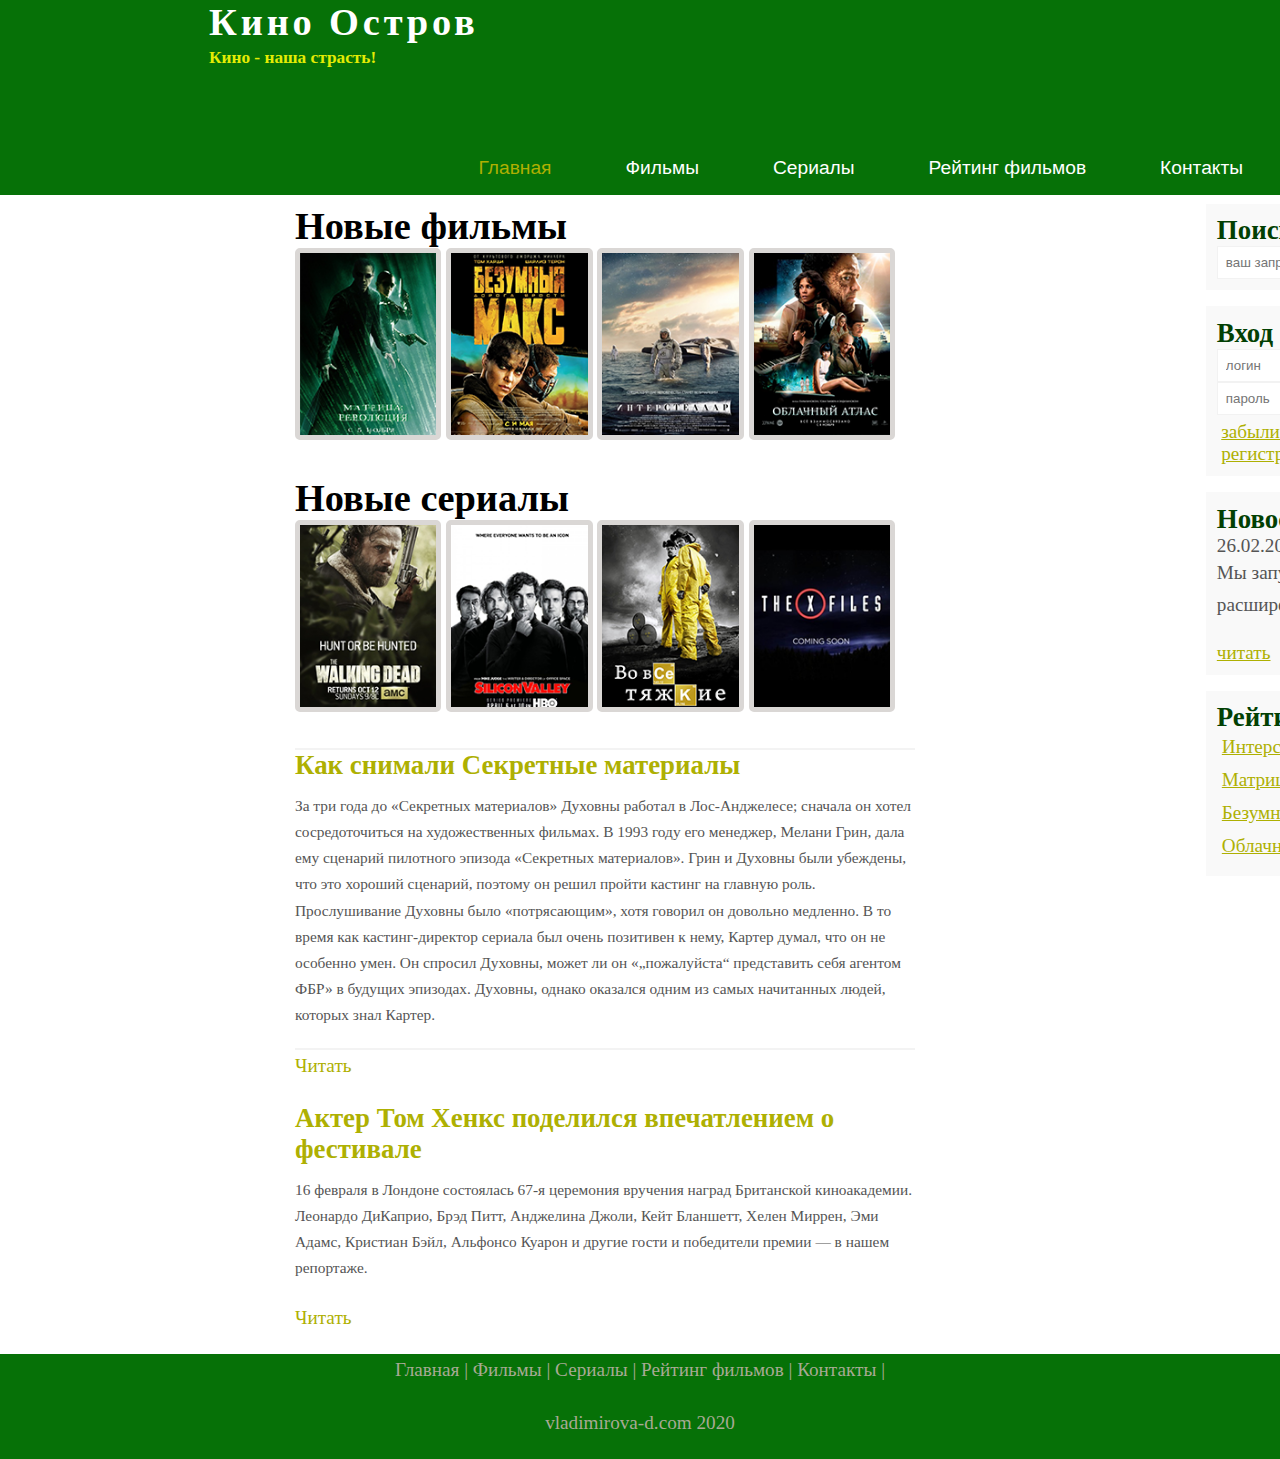
<file: kino_ostrov1/index.html>
<!DOCTYPE html>
<html lang="ua">
<head>
	<meta charset="UTF-8">
	<meta name="viewport" content="width=device-width, initial-scale=1.0">
	<title>Document</title>
	<meta name="discription" content="Кино Остров - это портал о кино"/>
	<meta name="kaywords" content="фильмы, фильмы онлайн, HD"/>
	<link rel="stylesheet" href="assets/css/style.css">
</head>
<body>
	 
	<div class="main">
		
	     <div class="header">
		    <div class="logo">
		    	<div class="logo_text">
		    		<h1><a href="/">Кино Остров</a></h1>
		    		<h2>Кино - наша страсть!</h2>
		    	</div>
		    </div>
         
	        <div class="menubar"></div>

	        	<ul class="menu">
	        		<li class="selected"><a href="index.html">Главная</a></li>
	        		<li><a href="films.html">Фильмы</a></li>
	        		<li><a href="#">Сериалы</a></li>
	        		<li><a href="rating.html">Рейтинг фильмов</a></li>
	        		<li><a href="contact.html">Контакты</a></li>

	        	</ul>
	</div>

	</div>


	<div class="site_content">
	
		<div class="sidebar_container"> 	
			
			<div class="sidebar">
				<h2>Поиск</h2>
				<form method="post" action="#" id="siarch_form">
					<input type="search" name="search_fiald" placeholder="ваш запрос" />
					<input type="submit" class="btn" value="найти" />
				</form>
			
			</div>

			<div class="sidebar">
				<h2>Вход</h2>
				<form method="post" action="#" id="login">
					
					<input type="text" name="login_field" placeholder="логин" />
					<input type="password" name="password_field" placeholder="пароль" />
					<input type="submit" class="btn" value="вход" />
					<div class="lebles_passreg_text">
						<span><a href="#">забыли пароль?</a></span> | <span><a href="#">регистрация</a></span>					</div>
				</form>
			</div>	
		

			<div class="sidebar">
				<h2>Новости</h2>
				<span>26.02.2020</span>
				<p>Мы запустили расширеный поиск</p>
				<a href="#">читать</a>
			</div>

			<div class="sidebar">
			<h2>Рейтинг фильиов</h2>
			<ul>
				<li><a href="#">Интерстеллар</a> <span class="raiting_sidebar">8.1</span></li>
				<li><a href="#">Матрица</a> <span class="raiting_sidebar">8.0</span></li>
				<li><a href="#">Безумный макс</a> <span class="raiting_sidebar">7.5</span></li>
				<li><a href="#">Облачный атлас</a> <span class="raiting_sidebar">7.4</span></li>
			</ul>
			</div>

		</div>

		<div class="content">
				 
			<h1>Новые фильмы</h1>

			<div class="films_block">

			<a href="#"><img src="assets/img/matrix.png"></a> 
			<a href="#"><img src="assets/img/max.png"></a> 
			<a href="#"><img src="assets/img/inter.png"></a> 
			<a href="#"><img src="assets/img/cloud.png"></a> 

			</div>

			<h1>Новые cериалы</h1>

			<div class="films_block">

			<a href="#"><img src="assets/img/dead.png"></a> 
			<a href="#"><img src="assets/img/silicon.png"></a> 
			<a href="#"><img src="assets/img/breakingbad.png"></a> 
			<a href="#"><img src="assets/img/xfiles.png"></a> 

			</div>

			<div class="posts">
				
				<hr>
				<h2> <a href="#">Как снимали Секретные материалы</a> </h2>
				<div class="posts_content">
					
					<p>
						
						За три года до «Секретных материалов» Духовны работал в Лос-Анджелесе; сначала он хотел сосредоточиться на художественных фильмах. В 1993 году его менеджер, Мелани Грин, дала ему сценарий пилотного эпизода «Секретных материалов». Грин и Духовны были убеждены, что это хороший сценарий, поэтому он решил пройти кастинг на главную роль. Прослушивание Духовны было «потрясающим», хотя говорил он довольно медленно. В то время как кастинг-директор сериала был очень позитивен к нему, Картер думал, что он не особенно умен. Он спросил Духовны, может ли он «„пожалуйста“ представить себя агентом ФБР» в будущих эпизодах. Духовны, однако оказался одним из самых начитанных людей, которых знал Картер.

					</p>
					<hr>
				</div>
			</div>

			<p><a href="#">Читать</a></p>

			<div class="posts">
				
				<h2> <a href="#">Актер Том Хенкс поделился впечатлением о фестивале</a> </h2>
				<div class="posts_content">

					<p>16 февраля в Лондоне состоялась 67-я церемония вручения наград Британской киноакадемии. Леонардо ДиКаприо, Брэд Питт, Анджелина Джоли, Кейт Бланшетт, Хелен Миррен, Эми Адамс, Кристиан Бэйл, Альфонсо Куарон и другие гости и победители премии — в нашем репортаже.</p>

					</div>
			</div>

			<p><a href="#">Читать</a></p>
						
			</div>

		
	</div>

	<div class="footer">
				<p>
					<a href="index.html">Главная</a> |
					<a href="films.html">Фильмы</a> |
					<a href="#">Сериалы</a> |
					<a href="rating.html">Рейтинг фильмов</a> |
					<a href="contact.html">Контакты</a> |
				</p>
				<p>vladimirova-d.com 2020</p>
			</div>

</body>
</html>
</file>
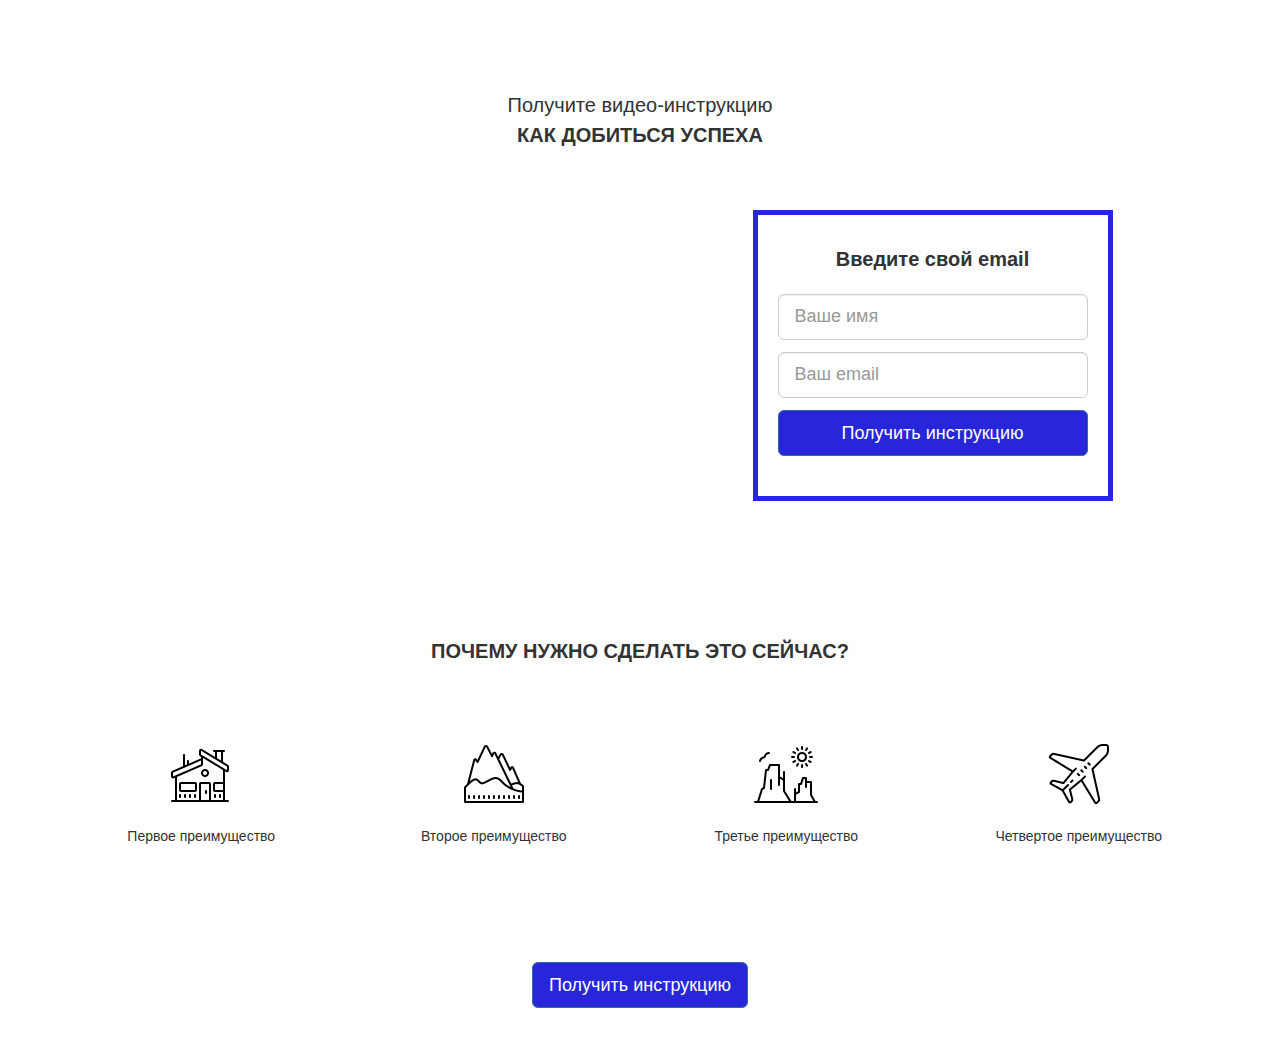
<file: lesson_12/index.html>
<!DOCTYPE html>
<html lang="ru">
<head>
	<meta charset="UTF-8">
	<title>Document</title>
	<link rel="stylesheet" href="css/bootstrap.css">
	<link rel="stylesheet" href="css/style.css">
</head> 
<body>

	<div class="section">
		<div class="container">
			<div class="row">
				<div class="col-lg-6 col-lg-offset-3">
					<h1 class="header text-center">
						<span>Получите видео-инструкцию</span>
						<strong class="text-uppercase">Как добиться успеха</strong>
					</h1>
				</div>
			</div>
			<div class="row">
				<div class="col-lg-6 col-lg-offset-1 col-md-8 col-md-offset-2">
					<div class="video">
						<iframe width="100%" height="315" src="https://www.youtube.com/embed/mk8ilFmr2cY" frameborder="0" allow="accelerometer; autoplay; encrypted-media; gyroscope; picture-in-picture" allowfullscreen></iframe>
					</div>
				</div>
				<div class="col-lg-4 col-lg-offset-0 col-md-8 col-md-offset-2">
					<div class="form">
						<p class="form-header text-center">Введите свой email</p>
						<form action="#">
							<input type="text" class="form-control input-lg" placeholder="Ваше имя">
							<input type="text" class="form-control input-lg" placeholder="Ваш email">
							<button class="btn btn-primary btn-lg btn-block form-btn">Получить инструкцию</button>
						</form>
					</div>
				</div>
			</div>
		</div>
	</div>

	<div class="section">
		<div class="container">
					<div class="row">
			<div class="col-lg-12 col-xs-12 col-sm12">
				<h2 class="section-header text-uppercase text-center">Почему нужно сделать это сейчас?</h2>
			</div>
		</div>
		<div class="feature text-center">
			<div class="row">
				<div class="col-lg-3 col-md-6">
					<div class="feature-box">
						<img src="img/01.png" alt="1 преимущество">
						<p>Первое преимущество</p>
					</div>
				</div>
				<div class="col-lg-3 col-md-6">
					<div class="feature-box">
						<img src="img/02.png" alt="2 преимущество">
						<p>Второе преимущество</p>
					</div>
				</div>
				<div class="col-lg-3 col-md-6">
					<div class="feature-box">
						<img src="img/03.png" alt="3 преимущество">
						<p>Третье преимущество</p>
					</div>
				</div>
				<div class="col-lg-3 col-md-6">
					<div class="feature-box">
						<img src="img/04.png" alt="4 преимущество">
						<p>Четвертое преимущество</p>
					</div>
				</div>
			</div>
		</div>
			<button class="btn btn-primary btn-lg form-btn center-block">Получить инструкцию</button>
		</div>
	</div>
	
</body>
</html>
</file>
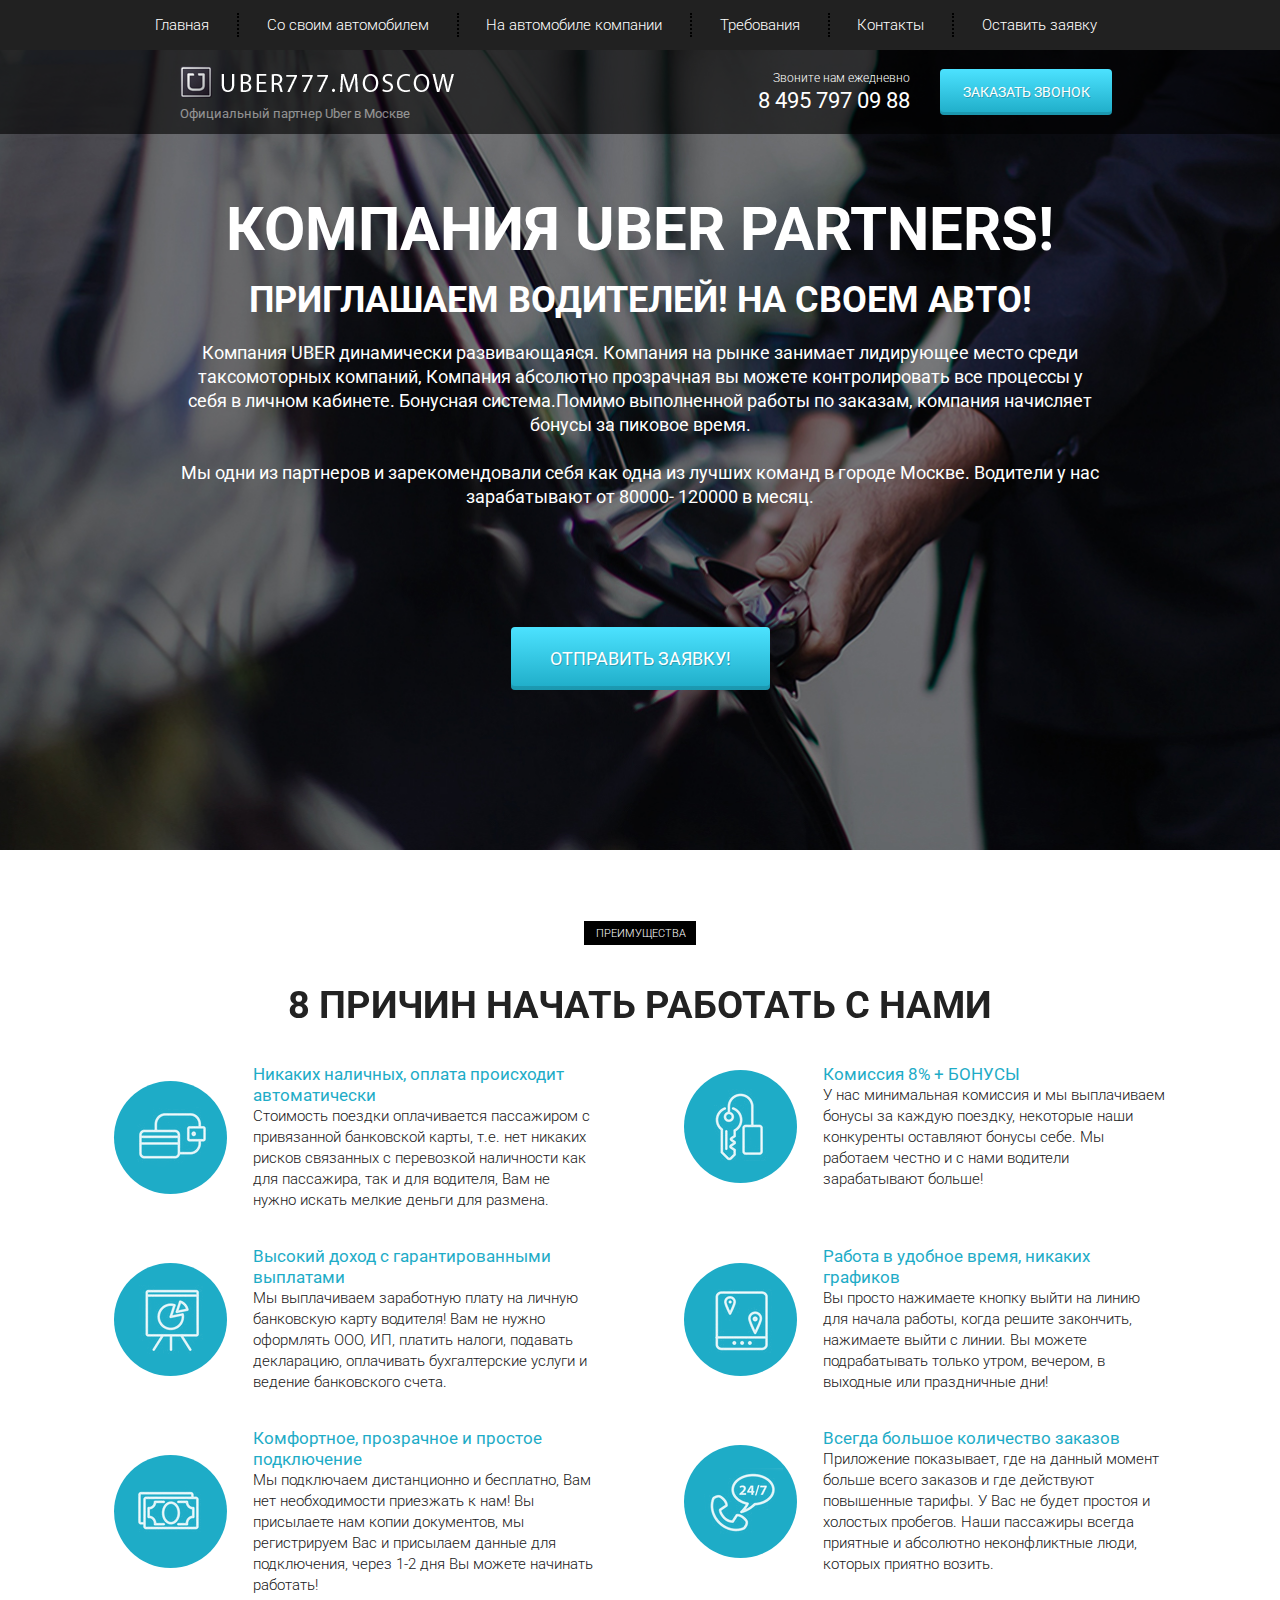
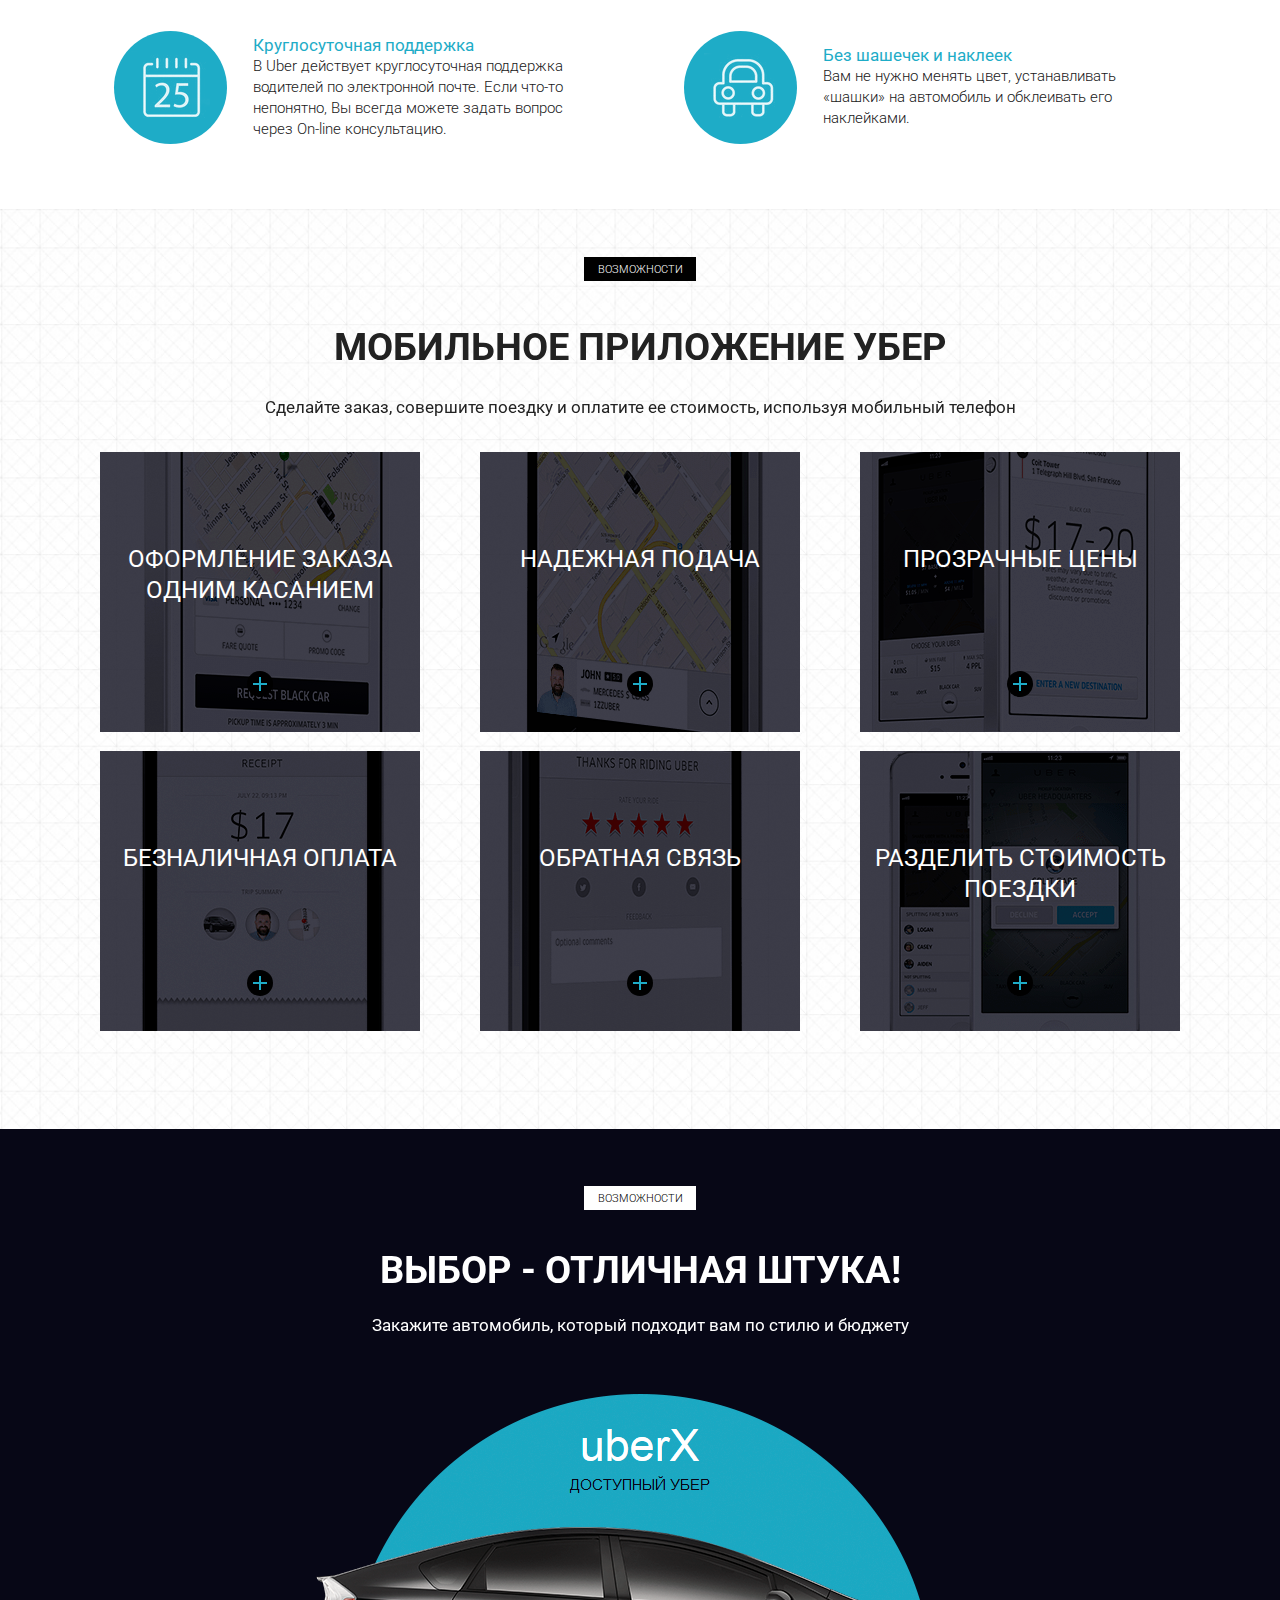
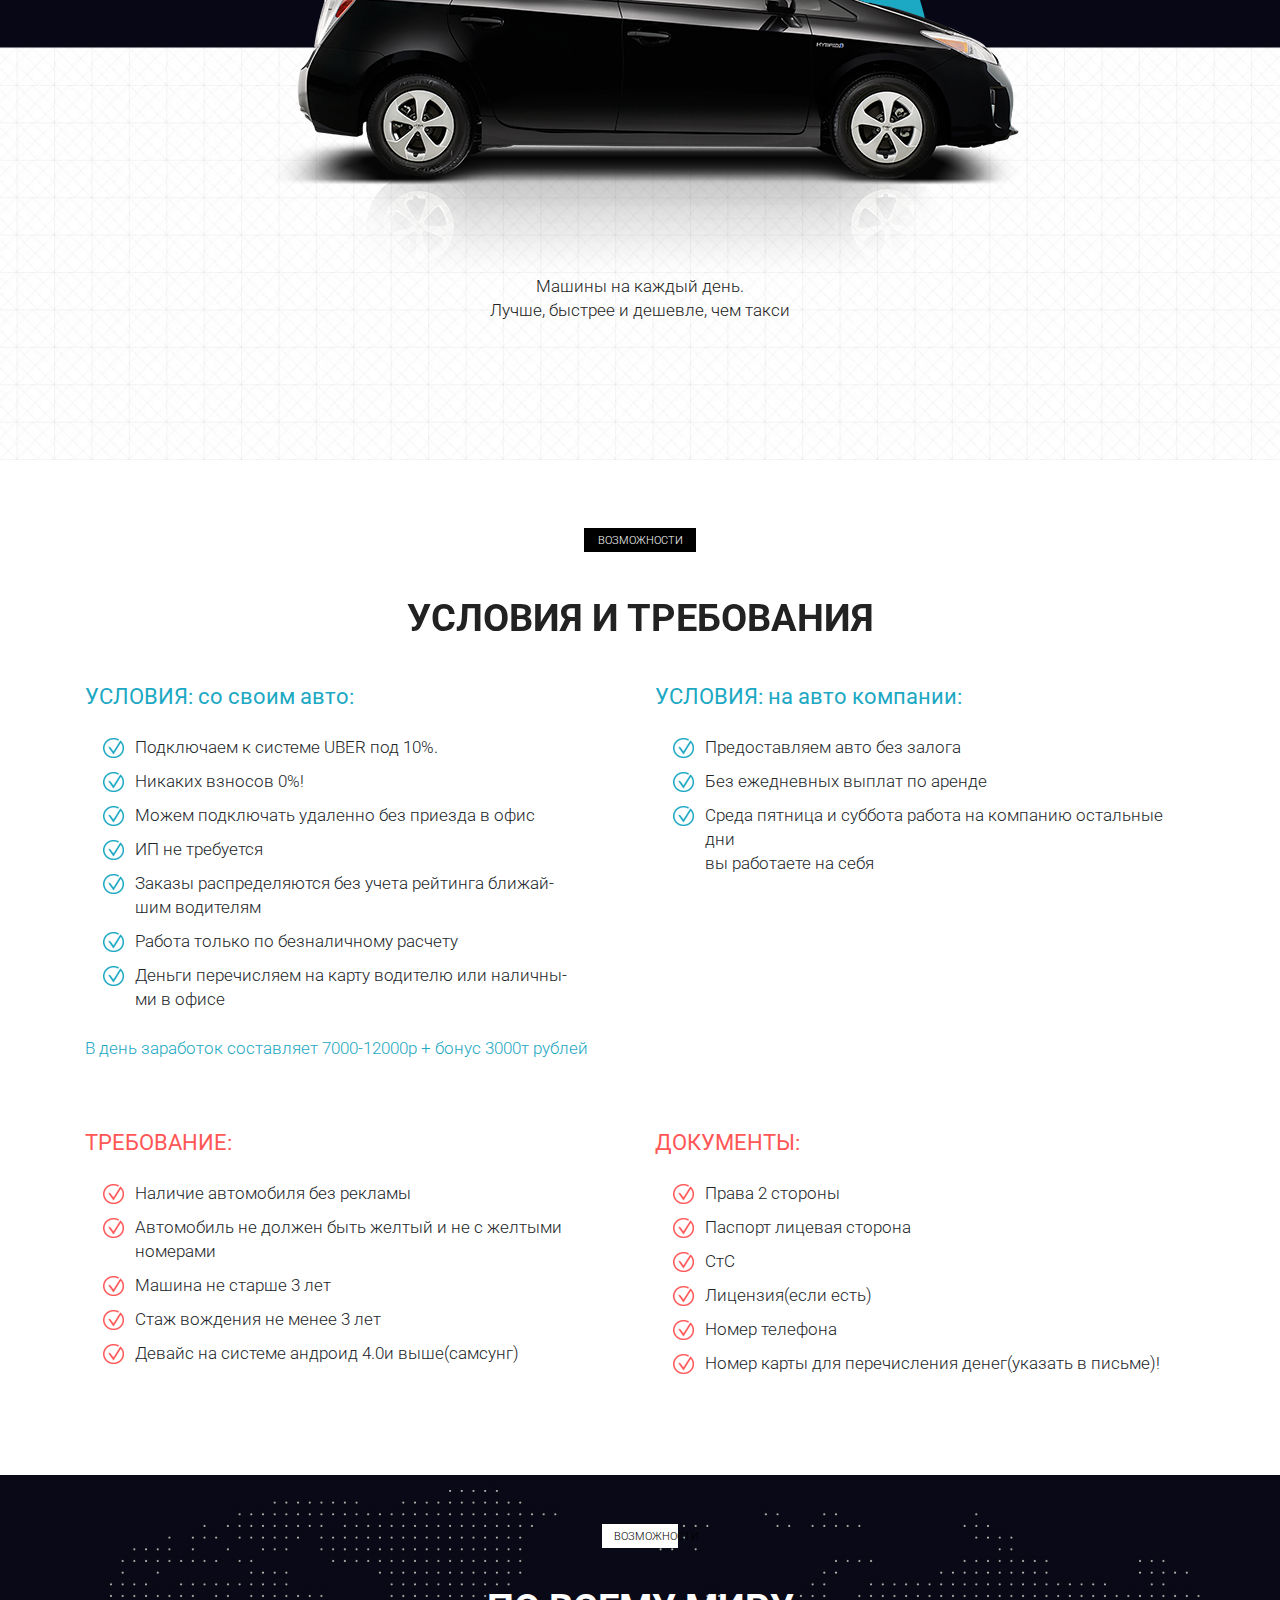
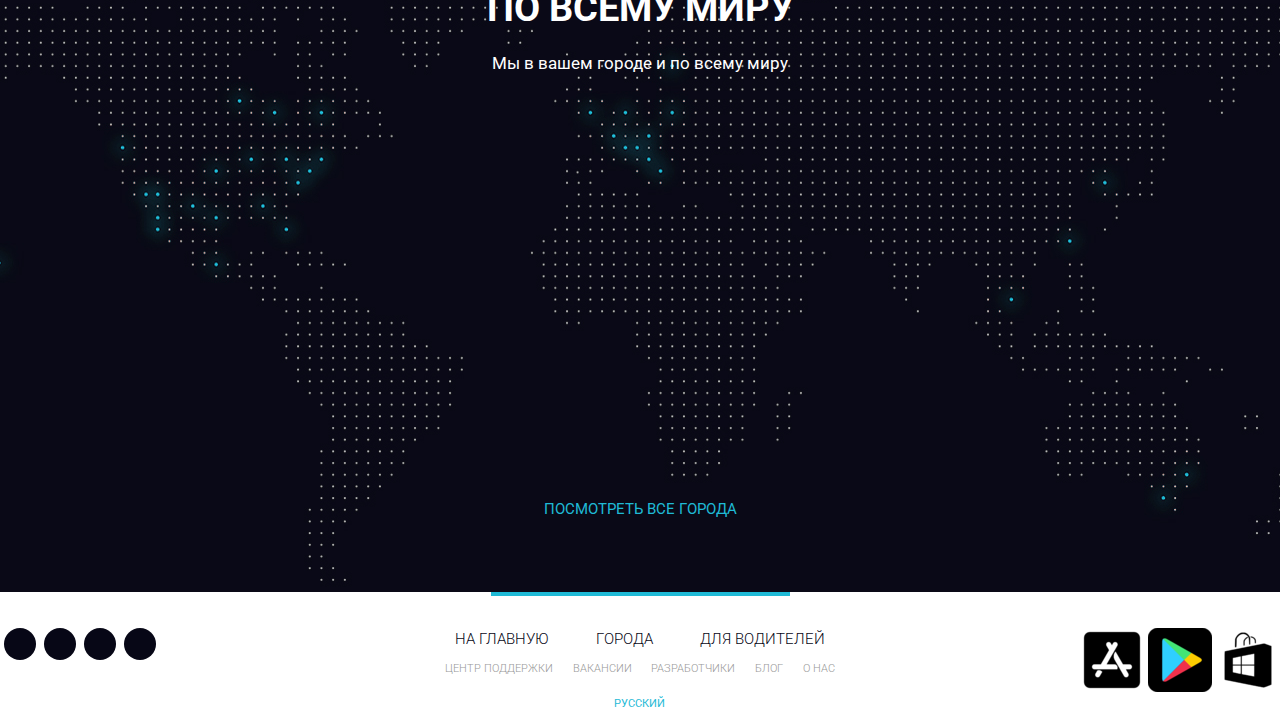
<file: Uber/index.html>
<!DOCTYPE html>
<html lang="en">
<head>
	<meta charset="UTF-8">
	<meta name="viewport" content="width=device-width, initial-scale=1.0">
	<meta http-equiv="X_UA_Compatible" content="ie=edge">
	<title>Document</title>
    <link rel="shortcut icon" href="img/favicon/favicon.ico" type="image/x-icon">
	<link href="https://fonts.googleapis.com/css2?family=Roboto:wght@300;400;700&display=swap" rel="stylesheet">
	<link rel="stylesheet" href="https://stackpath.bootstrapcdn.com/bootstrap/4.5.2/css/bootstrap.min.css" integrity="sha384-JcKb8q3iqJ61gNV9KGb8thSsNjpSL0n8PARn9HuZOnIxN0hoP+VmmDGMN5t9UJ0Z" crossorigin="anonymous">
    <link rel="stylesheet" href="https://pro.fontawesome.com/releases/v5.10.0/css/all.css" integrity="sha384-AYmEC3Yw5cVb3ZcuHtOA93w35dYTsvhLPVnYs9eStHfGJvOvKxVfELGroGkvsg+p" crossorigin="anonymous"/>
	<link rel="stylesheet" href="css/style.css">
</head>
<body>

	<header>
		<nav>
			<div class="container">
				<ul class="menu">
					<li class="menu_item"><a href="#" class="menu_link">Главная</a></li>
					<li class="menu_item"><a href="#require" class="menu_link">Со своим автомобилем</a></li>
					<li class="menu_item"><a href="#require" class="menu_link">На автомобиле компании</a></li>
					<li class="menu_item"><a href="#" class="menu_link">Требования</a></li>
					<li class="menu_item"><a href="#" class="menu_link">Контакты</a></li>
					<li class="menu_item"><a href="#" class="menu_link">Оставить заявку</a></li>
				</ul>
			</div>
            <div class="hamburger">
                <span></span>
                <span></span>
                <span></span>
            </div>
		</nav>

		<div class="subheader">
			<div class="container">
				<div class="row">
					<div class="col-6 col-md-4 offset-md-1">
						<a href="#" class="subheader_logo"><img src="img/icon/logoUber.png" alt="logo"></a>
						<div class="subheader_official">Официальный партнер Uber в Москве</div>
					</div>

					<div class="xs-hidden col-md-3 offset-md-1 col-xl-2 offset-xl-2">
						<div class="subheader_call">Звоните нам ежедневно</div>
						<a href="tel:84957970988" class="subheader_phone">8 495 797 09 88</a>
					</div>

					<div class="col-6 col-md-3 col-lg-2">
                        <a href="tel:84957970988" class="xs-visible subheader_phone">8 495 797 09 88</a>
						<button class="subheader_btn">Заказать звонок</button>
					</div>
				</div>
			</div>
		</div>
	</header>

	<section class="promo">
		<div class="container">
			<div class="row">
				<div class="col-md-12 offset-md-0 col-lg-10 offset-lg-1">
					<h1 class="promo_header">КОМПАНИЯ UBER PARTNERS!</h1>
					<h2 class="promo_subheader">ПРИГЛАШАЕМ ВОДИТЕЛЕЙ! НА СВОЕМ АВТО!</h2>
					<div class="promo_descr">
						Компания UBER  динамически развивающаяся. Компания на рынке занимает лидирующее место среди
						таксомоторных компаний, Компания абсолютно прозрачная вы можете контролировать 						все процессы у себя в личном кабинете. Бонуcная система.Помимо выполненной работы по заказам, компания начисляет бонусы за
						пиковое время.
						<br><br>
						Мы одни из партнеров и зарекомендовали себя как одна из лучших команд в городе Москве.  Водители у нас
						зарабатывают от 80000- 120000 в месяц.
					</div>
					<button class="promo_btn">ОТПРАВИТЬ ЗАЯВКУ!</button>
				</div>
			</div>
		</div>
	</section>

	    <section class="reasons">
        <div class="container">
            <div class="label">преимущества</div>
            <h2 class="title">8 причин начать работать с нами</h2>
            <div class="row">
                <div class="col-md-6">
                    <div class="reasons_block">
                        <div class="reasons_round">
                            <img src="img/icon/logoRea1.png" alt="reason">
                        </div>
                        <div class="reasons_descr">
                            <div class="reasons_subtitle">Никаких наличных, оплата происходит автоматически</div>
                            <div class="reasons_text">
                                Стоимость поездки оплачивается пассажиром с привязанной банковской карты, т.е. нет никаких рисков связанных с перевозкой наличности как для пассажира, так и для водителя, Вам не нужно искать мелкие деньги для размена.
                            </div>
                        </div>
                    </div>
                </div>
                <div class="col-md-6">
                    <div class="reasons_block">
                        <div class="reasons_round">
                            <img src="img/icon/logoRea5.png" alt="reason">
                        </div>
                        <div class="reasons_descr">
                            <div class="reasons_subtitle">Комиссия 8% + БОНУСЫ</div>
                            <div class="reasons_text">
                                У нас минимальная комиссия и мы выплачиваем бонусы за каждую поездку, некоторые наши конкуренты оставляют бонусы себе. Мы работаем честно и с нами водители зарабатывают больше!
                            </div>
                        </div>
                    </div>
                </div>
                <div class="col-md-6">
                    <div class="reasons_block">
                        <div class="reasons_round">
                            <img src="img/icon/logoRea2.png" alt="reason">
                        </div>
                        <div class="reasons_descr">
                            <div class="reasons_subtitle">Высокий доход с гарантированными выплатами</div>
                            <div class="reasons_text">
                                Мы выплачиваем заработную плату на личную банковскую карту водителя! Вам не нужно оформлять ООО, ИП, платить налоги, подавать декларацию, оплачивать бухгалтерские услуги и ведение банковского счета.
                            </div>
                        </div>
                    </div>
                </div>
                <div class="col-md-6">
                    <div class="reasons_block">
                        <div class="reasons_round">
                            <img src="img/icon/logoRea6.png" alt="reason">
                        </div>
                        <div class="reasons_descr">
                            <div class="reasons_subtitle">Работа в удобное время, никаких графиков</div>
                            <div class="reasons_text">
                                Вы просто нажимаете кнопку выйти на линию для начала работы, когда решите закончить, нажимаете выйти с линии. Вы можете подрабатывать только утром, вечером, в выходные или праздничные дни!
                            </div>
                        </div>
                    </div>
                </div>
                <div class="col-md-6">
                    <div class="reasons_block">
                        <div class="reasons_round">
                            <img src="img/icon/logoRea3.png" alt="reason">
                        </div>
                        <div class="reasons_descr">
                            <div class="reasons_subtitle">Комфортное, прозрачное и простое подключение</div>
                            <div class="reasons_text">
                                Мы подключаем дистанционно и бесплатно, Вам нет необходимости приезжать к нам! Вы присылаете нам копии документов, мы регистрируем Вас и присылаем данные для подключения, через 1-2 дня Вы можете начинать работать!
                            </div>
                        </div>
                    </div>
                </div>
                <div class="col-md-6">
                    <div class="reasons_block">
                        <div class="reasons_round">
                            <img src="img/icon/logoRea7.png" alt="reason">
                        </div>
                        <div class="reasons_descr">
                            <div class="reasons_subtitle">Всегда большое количество заказов</div>
                            <div class="reasons_text">
                                Приложение показывает, где на данный момент больше всего заказов и где действуют повышенные тарифы. У Вас не будет простоя и холостых пробегов. Наши пассажиры всегда приятные и абсолютно неконфликтные люди, которых приятно возить.
                            </div>
                        </div>
                    </div>
                </div>
                <div class="col-md-6">
                    <div class="reasons_block">
                        <div class="reasons_round">
                            <img src="img/icon/logoRea4.png" alt="reason">
                        </div>
                        <div class="reasons_descr">
                            <div class="reasons_subtitle">Круглосуточная поддержка</div>
                            <div class="reasons_text">
                                В Uber действует круглосуточная поддержка водителей по электронной почте. Если что-то непонятно, Вы всегда можете задать вопрос через On-line консультацию.
                            </div>
                        </div>
                    </div>
                </div>
                <div class="col-md-6">
                    <div class="reasons_block">
                        <div class="reasons_round">
                            <img src="img/icon/logoRea8.png" alt="reason">
                        </div>
                        <div class="reasons_descr">
                            <div class="reasons_subtitle">Без шашечек и наклеек</div>
                            <div class="reasons_text">
                                Вам не нужно менять цвет, устанавливать «шашки» на автомобиль и обклеивать его наклейками.
                            </div>
                        </div>
                    </div>
                </div>
            </div>
        </div>
    </section>

    <section class="mobile">
        <div class="container">
            <div class="label">возможности</div>
            <div class="title">мобильное приложение убер</div>
            <div class="subtitle">Сделайте заказ, совершите поездку и оплатите ее стоимость, используя мобильный телефон</div>

            <div class="row">
                <div class="col-md-4">
                    <div class="mobile_item mobile_item_1">
                        <div class="mobile_item_subtitle">оформление заказа одним касанием</div>
                        <div class="mobile_item_plus"></div>
                    </div>
                </div>
                <div class="col-md-4">
                    <div class="mobile_item mobile_item_2">
                        <div class="mobile_item_subtitle">надежная подача</div>
                        <div class="mobile_item_plus"></div>
                    </div>
                </div>
                <div class="col-md-4">
                    <div class="mobile_item mobile_item_3">
                        <div class="mobile_item_subtitle">прозрачные цены</div>
                        <div class="mobile_item_plus"></div>
                    </div>
                </div>
                <div class="col-md-4">
                    <div class="mobile_item mobile_item_4">
                        <div class="mobile_item_subtitle">безналичная оплата</div>
                        <div class="mobile_item_plus"></div>
                    </div>
                </div>
                <div class="col-md-4">
                    <div class="mobile_item mobile_item_5">
                        <div class="mobile_item_subtitle">обратная связь</div>
                        <div class="mobile_item_plus"></div>
                    </div>
                </div>
                <div class="col-md-4">
                    <div class="mobile_item mobile_item_6">
                        <div class="mobile_item_subtitle">разделить стоимость поездки</div>
                        <div class="mobile_item_plus"></div>
                    </div>
                </div>
            </div>
        </div>
    </section>

     <section class="choice">
        <div class="container">
            <div class="black"></div>
            <div class="label label_white">возможности</div>
            <h2 class="title title_white hidden-320">Выбор - отличная штука!</h2>
            <div class="subtitle subtitle_white hidden-320">Закажите автомобиль, который подходит вам по стилю и бюджету</div>

            <img src="img/icon/car.png" alt="uber car" class="choice_img">
            <div class="choice_descr">
                Машины на каждый день.<br>
                Лучше, быстрее и дешевле, чем такси
            </div>
        </div>
    </section>

    <section class="require" id="require">
        <div class="container">
            <div class="label">возможности</div>
            <div class="title">условия и требования</div>
            <div class="row">
                <div class="col-md-6">
                    <div class="require_block">
                        <div class="require_title">
                            УСЛОВИЯ: со своим авто:
                        </div>
                        <ul class="require_list">
                            <li>
                                Подключаем к системе UBER под 10%.
                            </li>
                            <li>
                                Никаких взносов 0%!
                            </li>
                            <li>
                                Можем подключать удаленно без приезда в офис
                            </li>
                            <li>
                                ИП не требуется
                            </li>
                            <li>
                                Заказы распределяются без учета рейтинга ближай-<br>шим водителям
                            </li>
                            <li>
                                Работа только по безналичному расчету
                            </li>
                            <li>Деньги перечисляем на карту водителю или наличны-<br>ми в офисе
                            </li>
                        </ul>
                        <div class="require_descr">
                            В день заработок составляет 7000-12000р + бонус 3000т рублей
                        </div>
                    </div>
                </div>
            <div class="col-md-6">
                <div class="require_block">
                    <div class="require_title">
                        УСЛОВИЯ: на авто компании:
                    </div>
                    <ul class="require_list">
                        <li>
                            Предоставляем авто без залога
                        </li>
                        <li>
                            Без ежедневных выплат по аренде
                        </li>
                        <li>
                            Среда пятница и суббота работа на компанию остальные дни<br> вы работаете на себя
                        </li>
                    </ul>
                </div>
            </div>
            <div class="col-md-6">
                <div class="require_block require_block_nmb warning">
                    <div class="require_title">
                        ТРЕБОВАНИЕ:
                    </div>
                    <ul class="require_list">
                        <li>
                            Наличие автомобиля без рекламы
                        </li>
                        <li>
                            Автомобиль не должен быть желтый и не с желтыми<br> номерами
                        </li>
                        <li>
                            Машина не старше 3 лет
                        </li>
                        <li>
                            Стаж вождения не менее 3 лет
                        </li>
                        <li>
                            Девайс на системе андроид 4.0и выше(самсунг)
                        </li>
                    </ul>
                </div>
            </div>
            <div class="col-md-6">
                <div class="require_block require_block_nmb warning">
                    <div class="require_title">
                        ДОКУМЕНТЫ:
                    </div>
                    <ul class="require_list">
                        <li>
                            Права 2 стороны
                        </li>
                        <li>
                            Паспорт лицевая сторона
                        </li>
                        <li>
                            СтС
                        </li>
                        <li>
                            Лицензия(если есть)
                        </li>
                        <li>
                            Номер телефона
                        </li>
                        <li>
                            Номер карты для перечисления денег(указать в письме)!
                        </li>
                    </ul>
                </div>
            </div>
        </div>
        </div>
    </section>

    <section class="world">
        <div class="container">
            <div class="label label_white label_min">возможности</div>
            <h2 class="title title_white hidden-320">По всему миру</h2>
            <div class="subtitle subtitle_white hidden-320">Мы в вашем городе и по всему миру</div>

            <a href="#" class="world_link">посмотреть все города</a>
        </div>
    </section>

    <footer>
        <div class="footer_divider"></div>
        <div class="footer_wrapper">
            <div>
                <div class="footer_social">
                    <a href="#" class="footer_social_item">
                        <i class="fab fa-facebook-f"></i>
                    </a>
                    <a href="#" class="footer_social_item">
                        <i class="fab fa-twitter"></i>
                    </a>
                    <a href="#" class="footer_social_item">
                        <i class="fab fa-linkedin"></i>
                    </a>
                    <a href="#" class="footer_social_item">
                        <i class="fab fa-instagram"></i>
                    </a>
                </div>
            </div>
            <div>
                <div class="footer_links">
                    <div class="footer_links_main">
                        <a href="#">на главную</a>
                        <a href="#">города</a>
                        <a href="#">для водителей</a>
                    </div>
                    <div class="footer_links_sub">
                        <a href="#">центр поддержки</a>
                        <a href="#">вакансии</a>
                        <a href="#">разработчики</a>
                        <a href="#">блог</a>
                        <a href="#">о нас</a>
                    </div>
                    <a href="#" class="footer_links_lang">Русский</a>
                </div>
            </div>
            <div>
                <div class="footer_mobile">
                    <a href="#">
                        <img src="img/app_store1.png" alt="App Store">
                    </a>
                    <a href="#">
                        <img src="img/google_play1.png" alt="Google play">
                    </a>
                    <a href="#">
                        <img src="img/windows_store1.png" alt="Windows store">
                    </a>
                </div>
            </div>
        </div>
    </footer>

    <script src="js/script.js"></script>
</body>
</html>
</file>
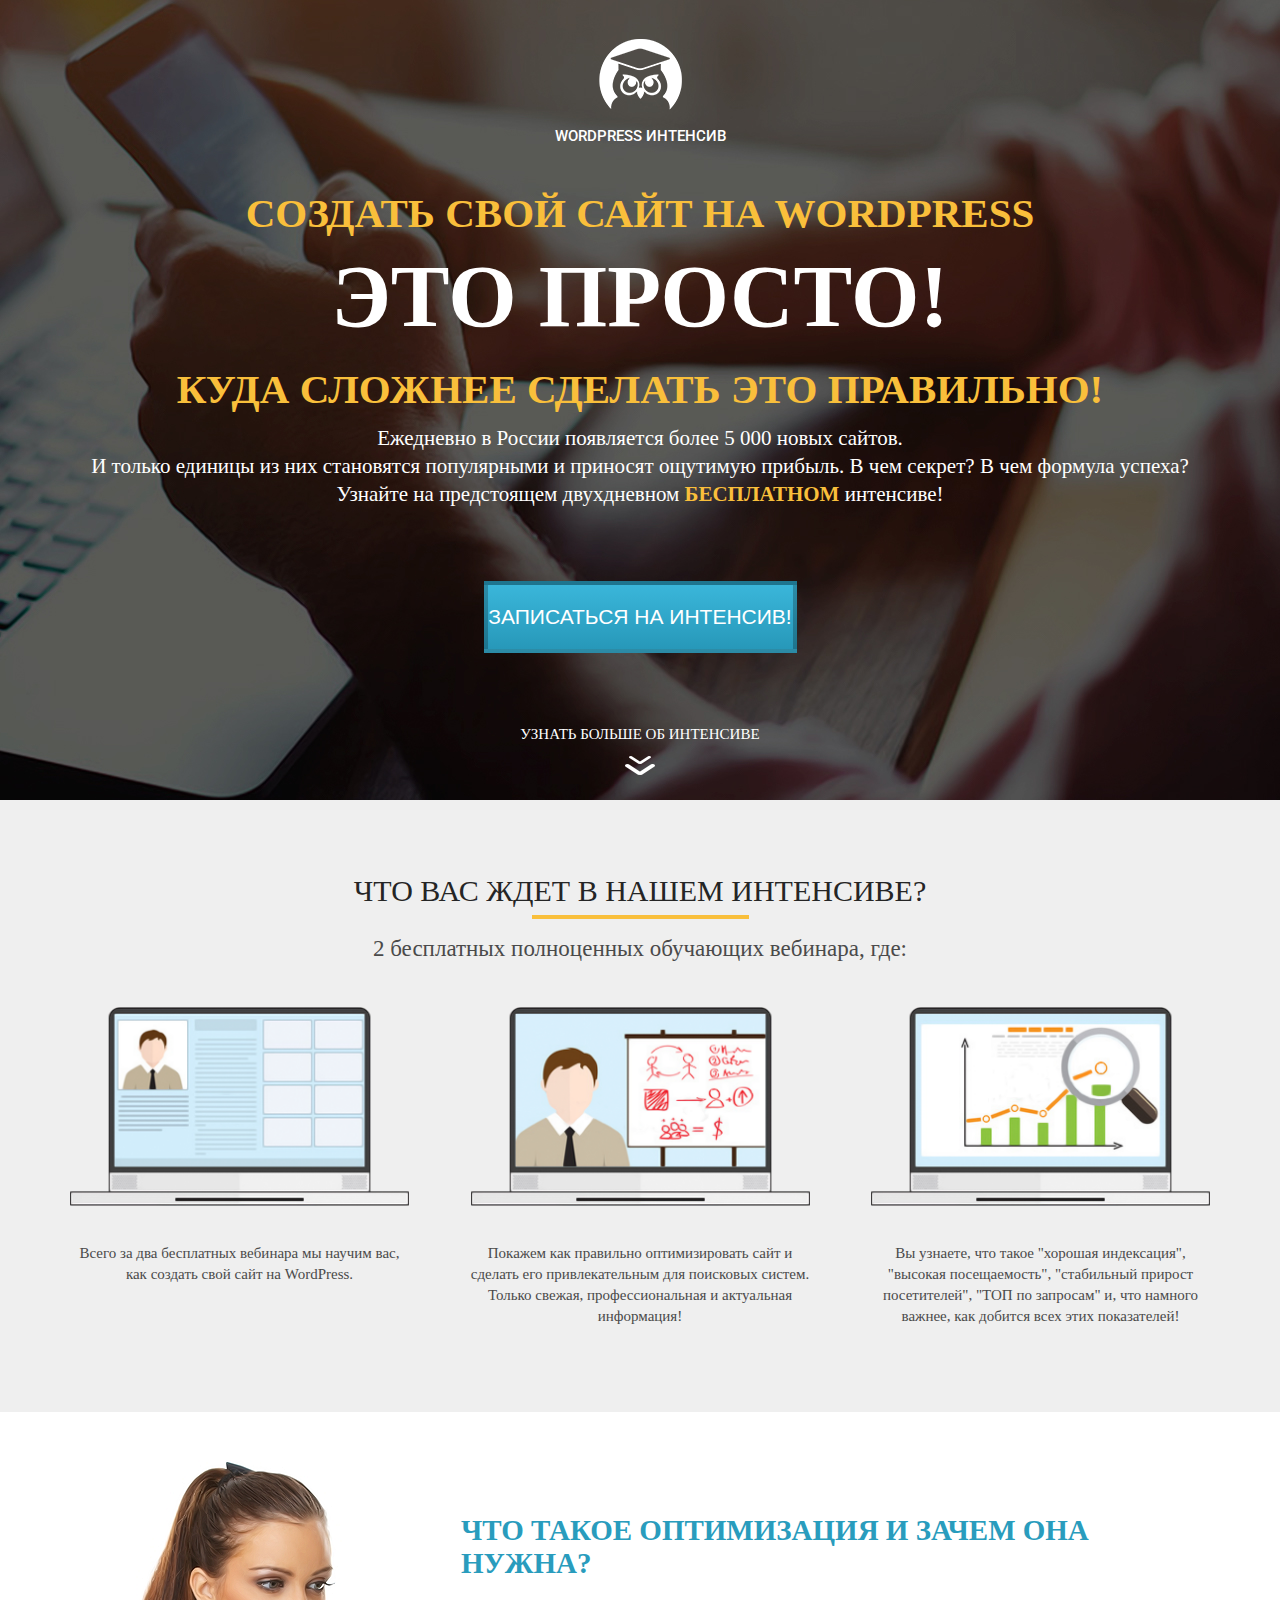
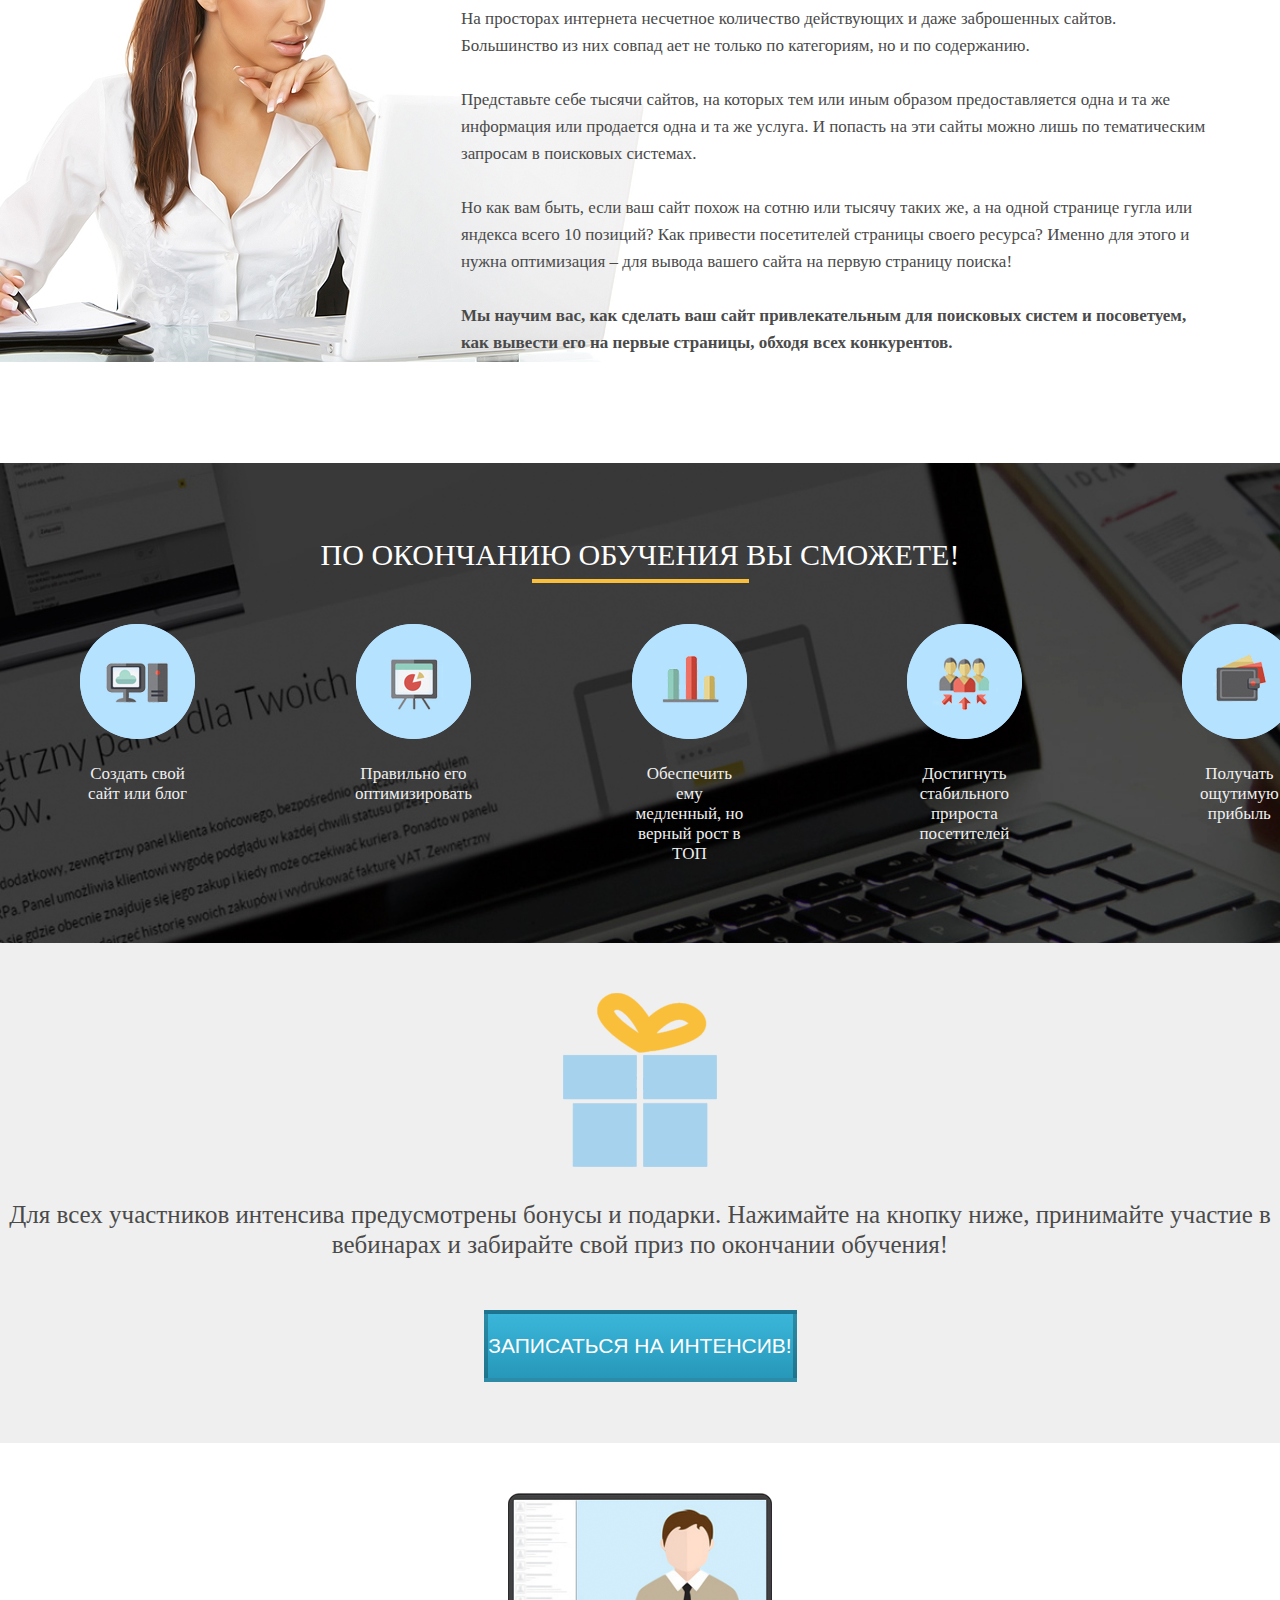
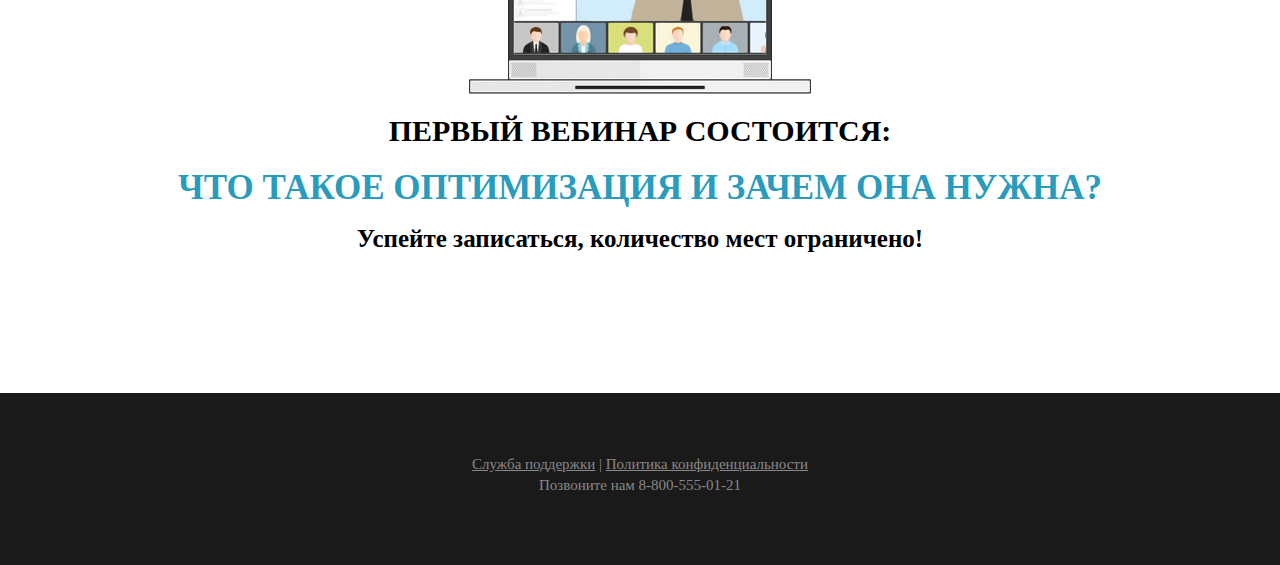
<file: WordPress/index.html>
<!DOCTYPE html>
<html lang="ru">
<head>
	<meta charset="UTF-8">
	<meta name="viewport" content="width=device-width, initial-scale=1.0">
	<meta http-equiv="X-UA-Compatible" content="ie=edge">
	<title>Wordpress интенсив</title>
	<link href="https://fonts.googleapis.com/css2?family=Roboto:wght@100;300;400;500;700;900&display=swap" rel="stylesheet">
	<link rel="stylesheet" type="text/css" href="css/style.css">
</head>
<body>
	<section class="promo">
		<div class="container">
			<div class="logo">
				<img src="icon/logo.png" alt="logo" class="logo_img">
				<div class="logo_text">WORDPRESS ИНТЕНСИВ</div>
			</div>

			<h1 class="title">Создать свой сайт на WordPress</h1>
			<div class="simple">
				<h2 class="title_big">это просто!</h2>
				<div class="line"></div>
			</div>
			<h2 class="title">Куда сложнее сделать это правильно!</h2>

			<div class="promo_text">
				Ежедневно в России появляется более 5 000 новых сайтов.<br>
				И только единицы из них становятся популярными и приносят ощутимую прибыль. В чем секрет? В чем формула успеха? Узнайте на предстоящем двухдневном <span>БЕСПЛАТНОМ</span>  интенсиве!
			</div>

			<button class="promo_btn">Записаться на интенсив!</button>

			<div class="more">
				<div class="more_text">узнать больше об интенсиве</div>
				<img src="icon/iconArrow.png" alt="down" class="more_img">
			</div>

		</div>
	</section>

	<section class="waiting">
		<div class="container">
			<h2 class="waiting_header">Что вас ждет в нашем интенсиве?</h2>
			<div class="waiting_divider"></div>
			<div class="waiting_subheader">2 бесплатных полноценных обучающих вебинара, где:</div>

			<div class="waiting_wrapper">
				<div class="waiting_item">
					<img src="icon/logoIntensive.png" alt="1" class="waiting_img">
					<div class="waiting_descr">Всего за два бесплатных вебинара мы научим вас, как создать свой сайт на WordPress.</div>
				</div>
				<div class="waiting_item">
					<img src="icon/logoIntensive2.png" alt="2" class="waiting_img">
					<div class="waiting_descr">Покажем как правильно оптимизировать сайт и сделать его привлекательным для поисковых систем. Только свежая, профессиональная и актуальная информация!</div>
				</div>
				<div class="waiting_item">
					<img src="icon/logoIntensive3.png" alt="3" class="waiting_img">
					<div class="waiting_descr">Вы узнаете, что такое "хорошая индексация", "высокая посещаемость", "стабильный прирост посетителей", "ТОП по запросам" и, что намного важнее, как добится всех этих показателей!</div>
				</div>
			</div>
		</div>
	</section>

	<section class="optimization">

	    <div class="container">
	    	<h2 class="optimization_header">Что такое оптимизация и зачем она нужна?</h2>
	    	<div class="optimization_text">
	    		На просторах интернета несчетное количество действующих и даже заброшенных сайтов. Большинство из них совпад    ает не только по категориям, но и по содержанию.
	    		<br><br>
                Представьте себе тысячи сайтов, на которых тем или иным образом предоставляется одна и та же информация или     продается одна и та же услуга. И попасть на эти сайты можно лишь по тематическим запросам в поисковых системах.
                <br><br>
                Но как вам быть, если ваш сайт похож на сотню или тысячу таких же, а на одной странице гугла или яндекса всего 10 позиций? Как привести посетителей страницы своего ресурса? Именно для этого и нужна оптимизация – для вывода вашего сайта на первую страницу поиска!
                <br><br>
                <span>Мы научим вас, как сделать ваш сайт привлекательным для поисковых систем и посоветуем, как вывести его на первые страницы, обходя всех конкурентов.</span>
	    	</div>
	    	<img src="icon/LogoOptimiz.png" alt="woman" class="optimization_img">
	    </div>
	</section>

	<section class="finish">
		<h2 class="finish_header">По окончанию обучения Вы сможете!</h2>
			<div class="finish_divider"></div>

			<div class="finish_wrapper">
				<div class="finish_item">
					<div class="finish_round">
						<img src="icon/iconSecond1.png" alt="1" class="finish_icon">
					</div>
					<div class="finish_dscr">Создать свой сайт или блог</div>
				</div>
				<div class="finish_item">
					<div class="finish_round">
						<img src="icon/iconSecond2.png" alt="2" class="finish_icon">
					</div>
					<div class="finish_dscr">Правильно его оптимизировать</div>
				</div>
				<div class="finish_item">
					<div class="finish_round">
						<img src="icon/iconSecond3.png" alt="3" class="finish_icon">
					</div>
					<div class="finish_dscr">Обеспечить ему медленный, но верный рост в ТОП</div>
				</div>
				<div class="finish_item">
					<div class="finish_round">
						<img src="icon/iconSecond4.png" alt="4" class="finish_icon">
					</div>
					<div class="finish_dscr">Достигнуть стабильного прироста посетителей</div>
				</div>
				<div class="finish_item">
					<div class="finish_round">
						<img src="icon/iconSecond5.png" alt="5" class="finish_icon">
					</div>
					<div class="finish_dscr">Получать ощутимую прибыль</div>
				</div>
			</div>
	</section>

	<section class="gift">
		<div class="gift_block">
			<div class="gift_icon">
				<img src="icon/iconGift.png" alt="gift">
			</div>
			<h2 class="gift_text">Для всех участников интенсива предусмотрены бонусы и подарки. Нажимайте на кнопку ниже, принимайте участие в вебинарах и забирайте свой приз по окончании обучения!</h2>

			<button class="gift_btn">Записаться на интенсив!</button>

		</div>
	</section>

	<section class="webinar">
		<div class="webinar_block">

			<div class="webinar_icon">
				<img src="icon/iconWebinar.png" alt="webinar">
			</div>
		</div>

			<h2 class="webinar_header">Первый вебинар состоится:</h2>

			<h3 class="webinar_drc">Что такое оптимизация и зачем она нужна?</h3>

			<h4 class="webinar_sub">Успейте записаться, количество мест ограничено!</h4>

	</section>

	<footer>
		<div class="info">

			<div class="info_link">

				<a href="#" class="underlined">Служба поддержки</a>
				|
				<a href="#" class="underlined">Политика конфиденциальности</a>

			</div>

			Позвоните нам <a href="#">8-800-555-01-21</a>

		</div>
	</footer>

</body>
</html>
</file>
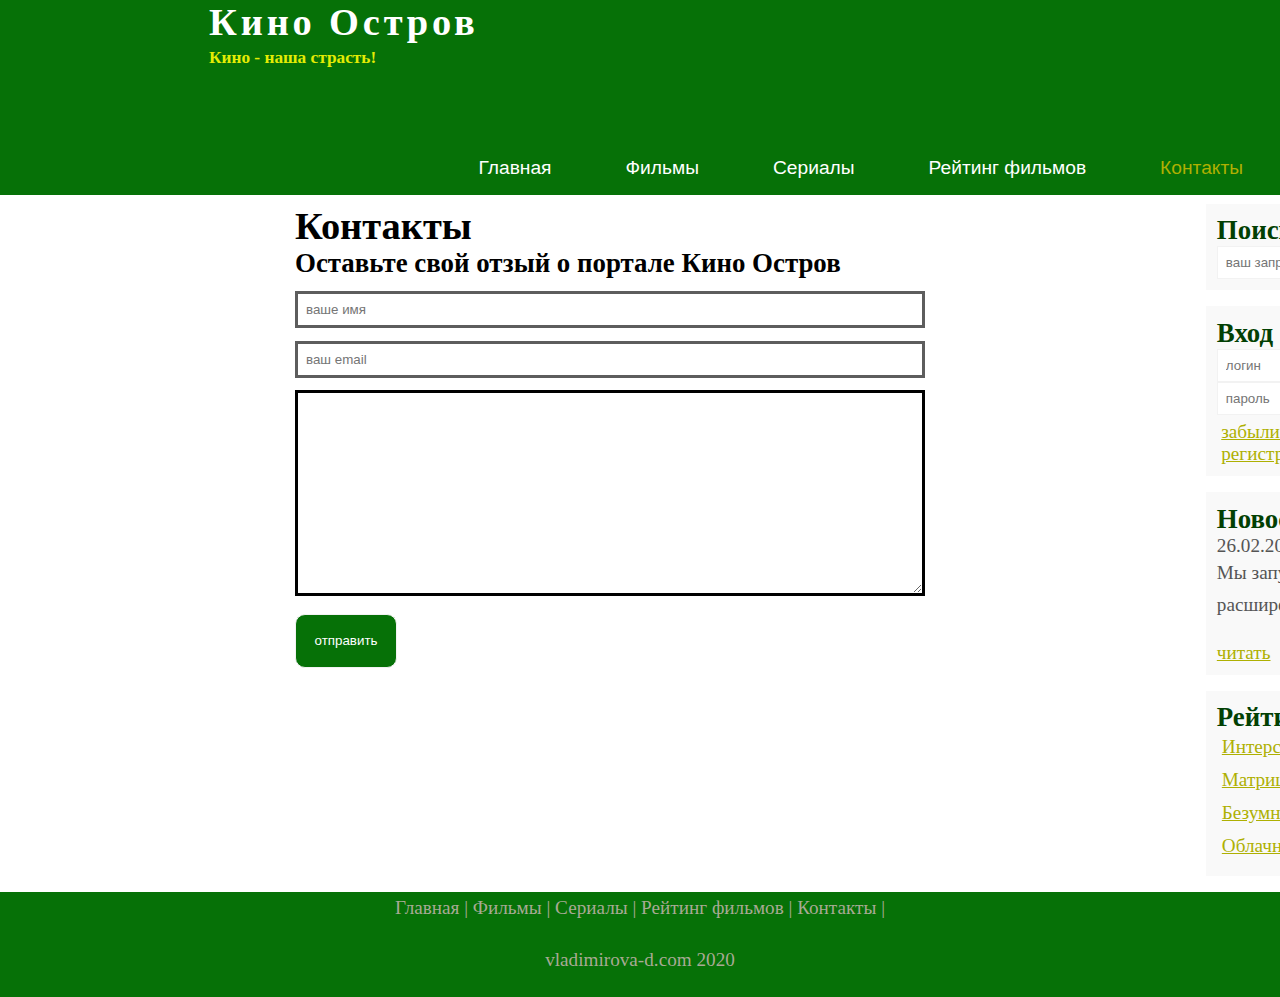
<file: kino_ostrov1/contact.html>
<!DOCTYPE html>
<html lang="ua">
<head>
	<meta charset="UTF-8">
	<meta name="viewport" content="width=device-width, initial-scale=1.0">
	<title>Document</title>
	<meta name="discription" content="Кино Остров - это портал о кино"/>
	<meta name="kaywords" content="фильмы, фильмы онлайн, HD"/>
	<link rel="stylesheet" href="assets/css/style.css">
</head>
<body>
	 
	<div class="main">
		
	     <div class="header">
		    <div class="logo">
		    	<div class="logo_text">
		    		<h1><a href="/">Кино Остров</a></h1>
		    		<h2>Кино - наша страсть!</h2>
		    	</div>
		    </div>
         
	        <div class="menubar"></div>

	        	<ul class="menu">
	        		<li><a href="index.html">Главная</a></li>
	        		<li><a href="films.html">Фильмы</a></li>
	        		<li><a href="#">Сериалы</a></li>
	        		<li><a href="rating.html">Рейтинг фильмов</a></li>
	        		<li class="selected"><a href="contact.html">Контакты</a></li>

	        	</ul>
	</div>

	</div>


	<div class="site_content">
	
		<div class="sidebar_container"> 	
			
			<div class="sidebar">
				<h2>Поиск</h2>
				<form method="post" action="#" id="siarch_form">
					<input type="search" name="search_fiald" placeholder="ваш запрос" />
					<input type="submit" class="btn" value="найти" />
				</form>
			
			</div>

			<div class="sidebar">
				<h2>Вход</h2>
				<form method="post" action="#" id="login">
					
					<input type="text" name="login_field" placeholder="логин" />
					<input type="password" name="password_field" placeholder="пароль" />
					<input type="submit" class="btn" value="вход" />
					<div class="lebles_passreg_text">
						<span><a href="#">забыли пароль?</a></span> | <span><a href="#">регистрация</a></span>					</div>
				</form>
			</div>	
		

			<div class="sidebar">
				<h2>Новости</h2>
				<span>26.02.2020</span>
				<p>Мы запустили расширеный поиск</p>
				<a href="#">читать</a>
			</div>

			<div class="sidebar">
				<h2>Рейтинг фильиов</h2>
				<ul>
					<li><a href="#">Интерстеллар</a> <span class="raiting_sidebar">8.1</span></li>
					<li><a href="#">Матрица</a> <span class="raiting_sidebar">8.0</span></li>
					<li><a href="#">Безумный макс</a> <span class="raiting_sidebar">7.5</span></li>
					<li><a href="#">Облачный атлас</a> <span class="raiting_sidebar">7.4</span></li>
				</ul>
			</div>

		</div>

		<div class="content">
			
			<h1>Контакты</h1>
			
			<h2>Оставьте свой отзый о портале Кино Остров</h2>

			<div class="send_review">
					<form method="post" action="#" id="review">
						<input type="text" name="review_name" placeholder="ваше имя"> 
						<input type="text" name="review_name" placeholder="ваш email"> 
						<textarea name="review_name"></textarea>
						<input type="submit" value="отправить">
					</form>
				</div>

		</div>

	</div>

	<div class="footer">
				<p>
					<a href="index.html">Главная</a> |
					<a href="films.html">Фильмы</a> |
					<a href="#">Сериалы</a> |
					<a href="rating.html">Рейтинг фильмов</a> |
					<a href="contact.html">Контакты</a> |
				</p>
				<p>vladimirova-d.com 2020</p>
			</div>

</body>
</html>
</file>
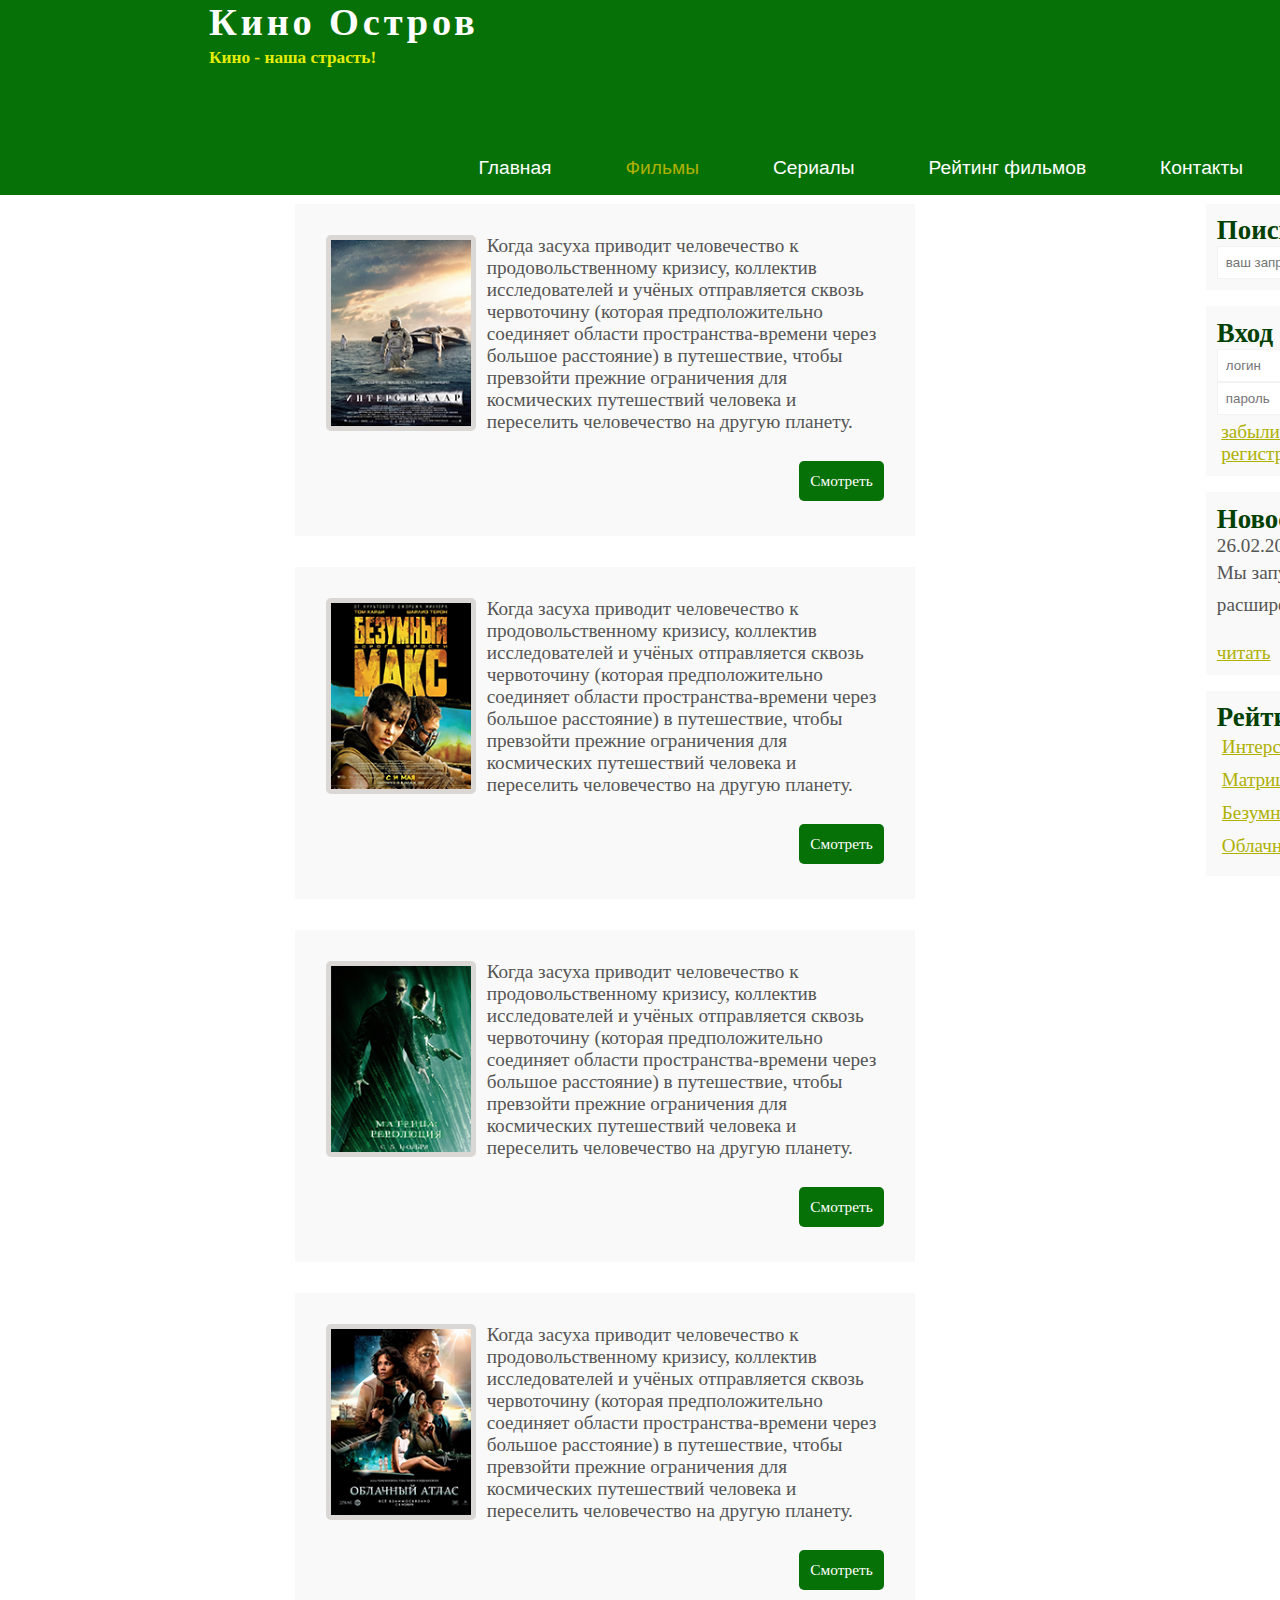
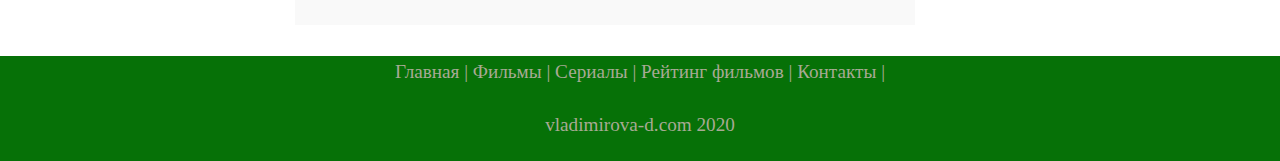
<file: kino_ostrov1/films.html>
<!DOCTYPE html>
<html lang="ua">
<head>
	<meta charset="UTF-8">
	<meta name="viewport" content="width=device-width, initial-scale=1.0">
	<title>Document</title>
	<meta name="discription" content="Кино Остров - это портал о кино"/>
	<meta name="kaywords" content="фильмы, фильмы онлайн, HD"/>
	<link rel="stylesheet" href="assets/css/style.css">
</head>
<body>
	 
	<div class="main">
		
	     <div class="header">
		    <div class="logo">
		    	<div class="logo_text">
		    		<h1><a href="/">Кино Остров</a></h1>
		    		<h2>Кино - наша страсть!</h2>
		    	</div>
		    </div>
         
	        <div class="menubar"></div>

	        	<ul class="menu">
	        		<li><a href="index.html">Главная</a></li>
	        		<li class="selected"><a href="films.html">Фильмы</a></li>
	        		<li><a href="#">Сериалы</a></li>
	        		<li><a href="rating.html">Рейтинг фильмов</a></li>
	        		<li><a href="contact.html">Контакты</a></li>

	        	</ul>
	</div>

	</div>


	<div class="site_content">
	
		<div class="sidebar_container"> 	
			
			<div class="sidebar">
				<h2>Поиск</h2>
				<form method="post" action="#" id="siarch_form">
					<input type="search" name="search_fiald" placeholder="ваш запрос" />
					<input type="submit" class="btn" value="найти" />
				</form>
			
			</div>

			<div class="sidebar">
				<h2>Вход</h2>
				<form method="post" action="#" id="login">
					
					<input type="text" name="login_field" placeholder="логин" />
					<input type="password" name="password_field" placeholder="пароль" />
					<input type="submit" class="btn" value="вход" />
					<div class="lebles_passreg_text">
						<span><a href="#">забыли пароль?</a></span> | <span><a href="#">регистрация</a></span>					</div>
				</form>
			</div>	
		

			<div class="sidebar">
				<h2>Новости</h2>
				<span>26.02.2020</span>
				<p>Мы запустили расширеный поиск</p>
				<a href="#">читать</a>
			</div>

			<div class="sidebar">
				<h2>Рейтинг фильиов</h2>
				<ul>
					<li><a href="#">Интерстеллар</a> <span class="raiting_sidebar">8.1</span></li>
					<li><a href="#">Матрица</a> <span class="raiting_sidebar">8.0</span></li>
					<li><a href="#">Безумный макс</a> <span class="raiting_sidebar">7.5</span></li>
					<li><a href="#">Облачный атлас</a> <span class="raiting_sidebar">7.4</span></li>
				</ul>
			</div>

		</div>

		<div class="content">
			
			<div class="info_film">
				<img src="assets/img/inter.png" alt="">
				Когда засуха приводит человечество к продовольственному кризису, коллектив исследователей и учёных отправляется сквозь червоточину (которая предположительно соединяет области пространства-времени через большое расстояние) в путешествие, чтобы превзойти прежние ограничения для космических путешествий человека и переселить человечество на другую планету.
				<div class="button"><a href="show.html">Смотреть</a></div>
			</div>

			<div class="info_film">
				<img src="assets/img/max.png" alt="">
				Когда засуха приводит человечество к продовольственному кризису, коллектив исследователей и учёных отправляется сквозь червоточину (которая предположительно соединяет области пространства-времени через большое расстояние) в путешествие, чтобы превзойти прежние ограничения для космических путешествий человека и переселить человечество на другую планету.
				<div class="button"><a href="#">Смотреть</a></div>
			</div>

			<div class="info_film">
				<img src="assets/img/matrix.png" alt="">
				Когда засуха приводит человечество к продовольственному кризису, коллектив исследователей и учёных отправляется сквозь червоточину (которая предположительно соединяет области пространства-времени через большое расстояние) в путешествие, чтобы превзойти прежние ограничения для космических путешествий человека и переселить человечество на другую планету.
				<div class="button"><a href="#">Смотреть</a></div>
			</div>
				
				<div class="info_film">
				<img src="assets/img/cloud.png" alt="">
				Когда засуха приводит человечество к продовольственному кризису, коллектив исследователей и учёных отправляется сквозь червоточину (которая предположительно соединяет области пространства-времени через большое расстояние) в путешествие, чтобы превзойти прежние ограничения для космических путешествий человека и переселить человечество на другую планету.
				<div class="button"><a href="#">Смотреть</a></div>
			</div>

		</div>

	</div>

	<div class="footer">
				<p>
					<a href="index.html">Главная</a> |
					<a href="films.html">Фильмы</a> |
					<a href="#">Сериалы</a> |
					<a href="rating.html">Рейтинг фильмов</a> |
					<a href="contact.html">Контакты</a> |
				</p>
				<p>vladimirova-d.com 2020</p>
			</div>

</body>
</html>
</file>
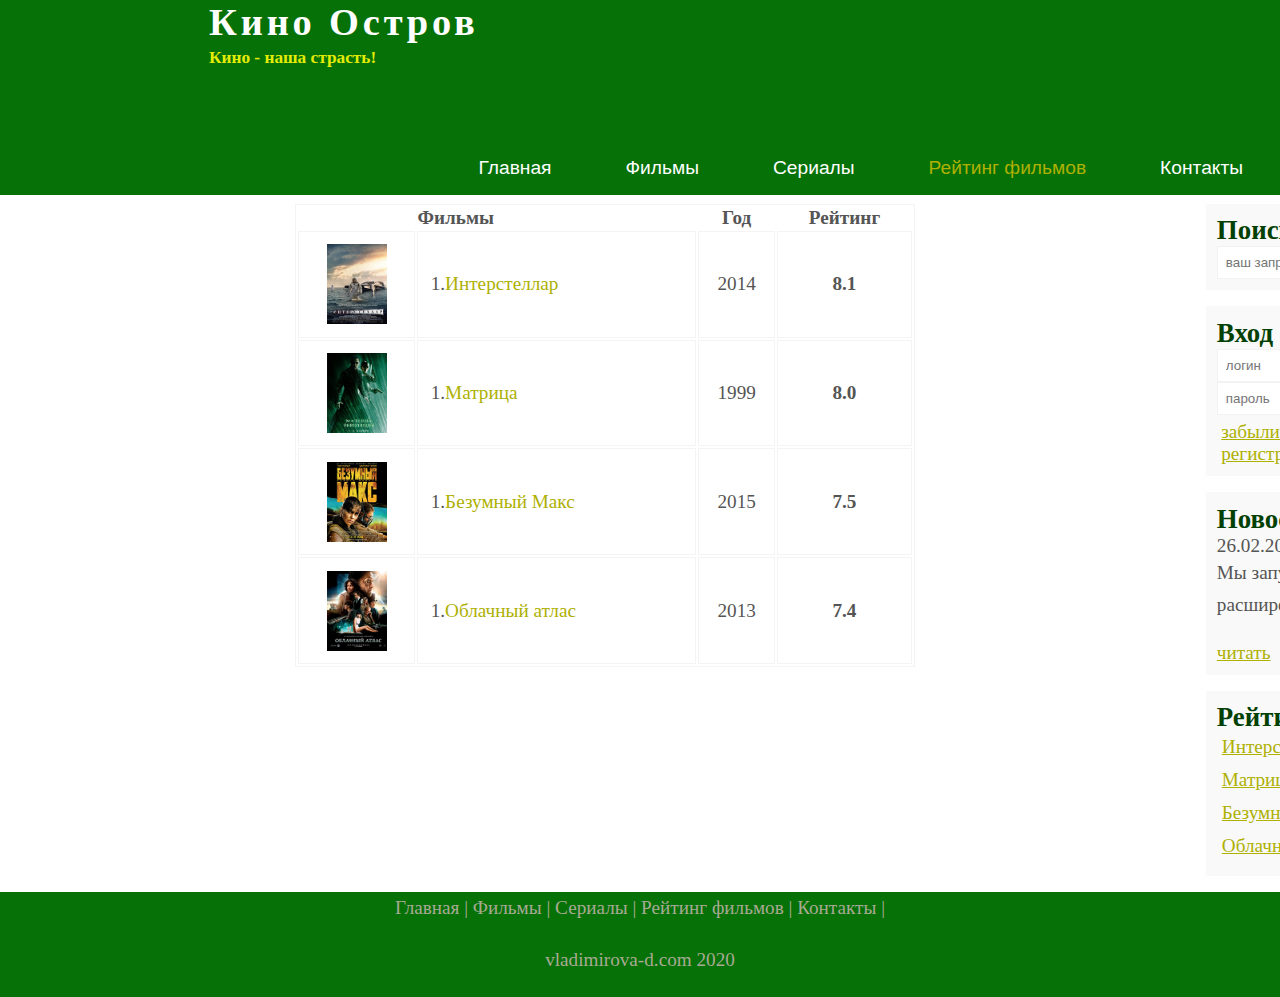
<file: kino_ostrov1/rating.html>
<!DOCTYPE html>
<html lang="ua">
<head>
	<meta charset="UTF-8">
	<meta name="viewport" content="width=device-width, initial-scale=1.0">
	<title>Document</title>
	<meta name="discription" content="Кино Остров - это портал о кино"/>
	<meta name="kaywords" content="фильмы, фильмы онлайн, HD"/>
	<link rel="stylesheet" href="assets/css/style.css">
</head>
<body>
	 
	<div class="main">
		
	     <div class="header">
		    <div class="logo">
		    	<div class="logo_text">
		    		<h1><a href="/">Кино Остров</a></h1>
		    		<h2>Кино - наша страсть!</h2>
		    	</div>
		    </div>
         
	        <div class="menubar"></div>

	        	<ul class="menu">
	        		<li><a href="index.html">Главная</a></li>
	        		<li><a href="films.html">Фильмы</a></li>
	        		<li><a href="#">Сериалы</a></li>
	        		<li class="selected"><a href="rating.html">Рейтинг фильмов</a></li>
	        		<li><a href="contact.html">Контакты</a></li>

	        	</ul>
	</div>

	</div>


	<div class="site_content">
	
		<div class="sidebar_container"> 	
			
			<div class="sidebar">
				<h2>Поиск</h2>
				<form method="post" action="#" id="siarch_form">
					<input type="search" name="search_fiald" placeholder="ваш запрос" />
					<input type="submit" class="btn" value="найти" />
				</form>
			
			</div>

			<div class="sidebar">
				<h2>Вход</h2>
				<form method="post" action="#" id="login">
					
					<input type="text" name="login_field" placeholder="логин" />
					<input type="password" name="password_field" placeholder="пароль" />
					<input type="submit" class="btn" value="вход" />
					<div class="lebles_passreg_text">
						<span><a href="#">забыли пароль?</a></span> | <span><a href="#">регистрация</a></span>					</div>
				</form>
			</div>	
		

			<div class="sidebar">
				<h2>Новости</h2>
				<span>26.02.2020</span>
				<p>Мы запустили расширеный поиск</p>
				<a href="#">читать</a>
			</div>

			<div class="sidebar">
				<h2>Рейтинг фильиов</h2>
				<ul>
					<li><a href="#">Интерстеллар</a> <span class="raiting_sidebar">8.1</span></li>
					<li><a href="#">Матрица</a> <span class="raiting_sidebar">8.0</span></li>
					<li><a href="#">Безумный макс</a> <span class="raiting_sidebar">7.5</span></li>
					<li><a href="#">Облачный атлас</a> <span class="raiting_sidebar">7.4</span></li>
				</ul>
			</div>

		</div>

		<div class="content">
			
			<table>
				<tr>
					<th></th>
					<th>Фильмы</th>
					<th class="center">Год</th>
					<th class="center">Рейтинг</th>
				</tr>

				<tr>
					<td class="center"><img src="assets/img/inter.png"></td>
					<td>1.<a href="show.html">Интерстеллар</a></td>
					<td class="center">2014</td>
					<td class="center rating">8.1</td>
				</tr>
				<tr>
					<td class="center"><img src="assets/img/matrix.png"></td>
					<td>1.<a href="show.html">Матрица</a></td>
					<td class="center">1999</td>
					<td class="center rating">8.0</td>
				</tr>
				<tr>
					<td class="center"><img src="assets/img/max.png"></td>
					<td>1.<a href="show.html">Безумный Макс</a></td>
					<td class="center">2015</td>
					<td class="center rating">7.5</td>
				</tr>
				<tr>
					<td class="center"><img src="assets/img/cloud.png"></td>
					<td>1.<a href="show.html">Облачный атлас</a></td>
					<td class="center">2013</td>
					<td class="center rating">7.4</td>
				</tr>
			</table>
			
		</div>

	</div>

	<div class="footer">
				<p>
					<a href="index.html">Главная</a> |
					<a href="films.html">Фильмы</a> |
					<a href="#">Сериалы</a> |
					<a href="rating.html">Рейтинг фильмов</a> |
					<a href="contact.html">Контакты</a> |
				</p>
				<p>vladimirova-d.com 2020</p>
			</div>

</body>
</html>
</file>
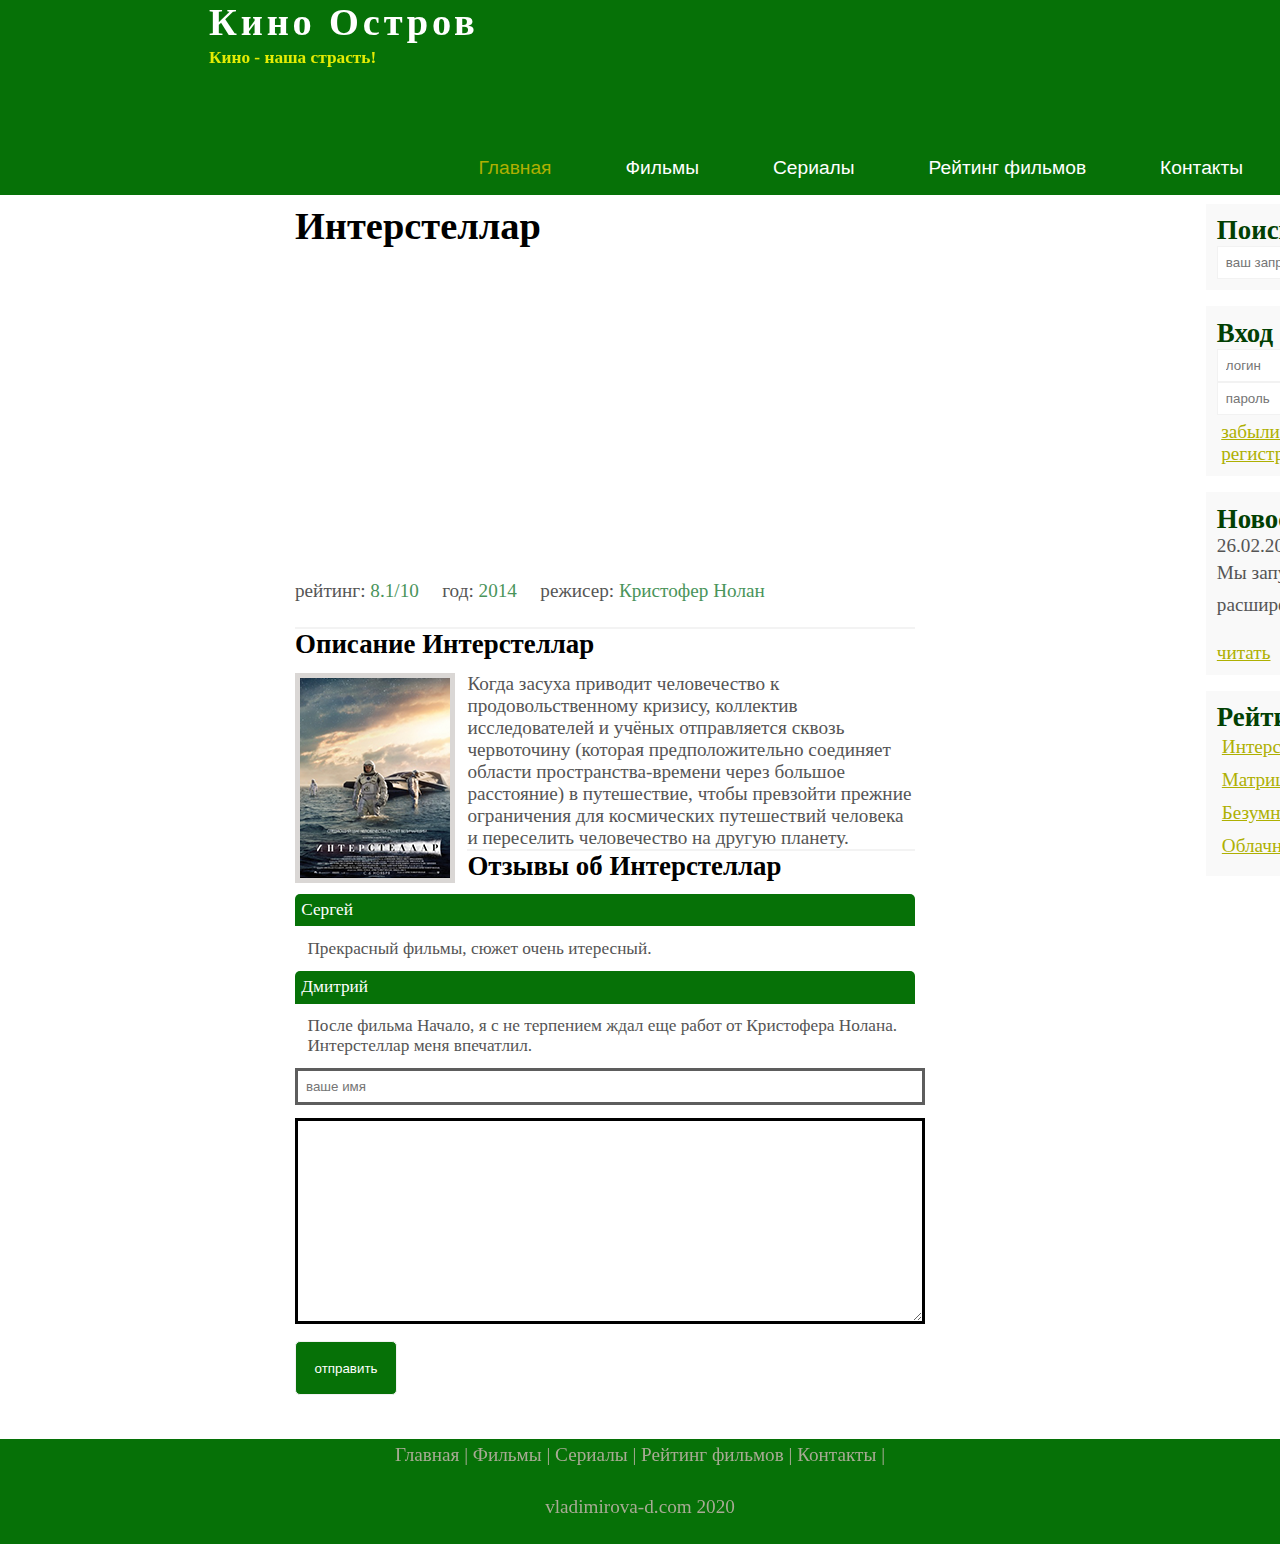
<file: kino_ostrov1/show.html>
<!DOCTYPE html>
<html lang="ua">
<head>
	<meta charset="UTF-8">
	<meta name="viewport" content="width=device-width, initial-scale=1.0">
	<title>Document</title>
	<meta name="discription" content="Кино Остров - это портал о кино"/>
	<meta name="kaywords" content="фильмы, фильмы онлайн, HD"/>
	<link rel="stylesheet" href="assets/css/style.css">
</head>
<body>
	 
	<div class="main">
		
	     <div class="header">
		    <div class="logo">
		    	<div class="logo_text">
		    		<h1><a href="/">Кино Остров</a></h1>
		    		<h2>Кино - наша страсть!</h2>
		    	</div>
		    </div>
         
	        <div class="menubar"></div>

	        	<ul class="menu">
	        		<li class="selected"><a href="index.html">Главная</a></li>
	        		<li><a href="films.html">Фильмы</a></li>
	        		<li><a href="#">Сериалы</a></li>
	        		<li><a href="rating.html">Рейтинг фильмов</a></li>
	        		<li><a href="contact.html">Контакты</a></li>

	        	</ul>
	</div>

	</div>


	<div class="site_content">
	
		<div class="sidebar_container"> 	
			
			<div class="sidebar">
				<h2>Поиск</h2>
				<form method="post" action="#" id="siarch_form">
					<input type="search" name="search_fiald" placeholder="ваш запрос" />
					<input type="submit" class="btn" value="найти" />
				</form>
			
			</div>

			<div class="sidebar">
				<h2>Вход</h2>
				<form method="post" action="#" id="login">
					
					<input type="text" name="login_field" placeholder="логин" />
					<input type="password" name="password_field" placeholder="пароль" />
					<input type="submit" class="btn" value="вход" />
					<div class="lebles_passreg_text">
						<span><a href="#">забыли пароль?</a></span> | <span><a href="#">регистрация</a></span>					</div>
				</form>
			</div>	
		

			<div class="sidebar">
				<h2>Новости</h2>
				<span>26.02.2020</span>
				<p>Мы запустили расширеный поиск</p>
				<a href="#">читать</a>
			</div>

			<div class="sidebar">
			<h2>Рейтинг фильиов</h2>
			<ul>
				<li><a href="#">Интерстеллар</a> <span class="raiting_sidebar">8.1</span></li>
				<li><a href="#">Матрица</a> <span class="raiting_sidebar">8.0</span></li>
				<li><a href="#">Безумный макс</a> <span class="raiting_sidebar">7.5</span></li>
				<li><a href="#">Облачный атлас</a> <span class="raiting_sidebar">7.4</span></li>
			</ul>
			</div>

		</div>

		<div class="content">
			<h1>Интерстеллар</h1>
			
			<iframe width="560" height="315" src="https://www.youtube.com/embed/6ybBuTETr3U" frameborder="0" allow="accelerometer; autoplay; encrypted-media; gyroscope; picture-in-picture" allowfullscreen></iframe>

			<div class="info_film_page">
				<span class="labl">рейтинг: </span><span class="value">8.1/10</span>
				<span class="labl">год: </span><span class="value">2014</span>
				<span class="labl">режисер: </span><span class="value">Кристофер Нолан</span>
			</div>
			<hr>

			<h2>Описание Интерстеллар</h2>
			<div class="description_film">
				<img src="assets/img/inter.png" alt="">
				Когда засуха приводит человечество к продовольственному кризису, коллектив исследователей и учёных отправляется сквозь червоточину (которая предположительно соединяет области пространства-времени через большое расстояние) в путешествие, чтобы превзойти прежние ограничения для космических путешествий человека и переселить человечество на другую планету.
			</div>		
			<div>
			<hr>
			<h2>Отзывы об Интерстеллар</h2>
			</div>

			<div class="reviews">
				<div class="reviews_name">
					Сергей
				</div>
				<div class="reviews_text">
					Прекрасный фильмы, сюжет очень итересный. 
				</div>

				<div class="reviews_name">
					Дмитрий
				</div>
				<div class="reviews_text">
					После фильма Начало, я с не терпением ждал еще работ от Кристофера Нолана. Интерстеллар меня впечатлил. 
				</div>

				<div class="send">
					
					<form method="post" action="#" id="review">
						
						<input type="text" name="review_name" placeholder="ваше имя"> 
						<textarea name="review_name"></textarea>
						<input type="submit" value="отправить">
					</form>
				</div>
				

			</div>


		</div>

	</div>

	<div class="footer">
				<p>
					<a href="index.html">Главная</a> |
					<a href="films.html">Фильмы</a> |
					<a href="#">Сериалы</a> |
					<a href="rating.html">Рейтинг фильмов</a> |
					<a href="contact.html">Контакты</a> |
				</p>
				<p>vladimirova-d.com 2020</p>
			</div>

</body>
</html>
</file>
<file: kino_ostrov1/assets/css/style.css>
* {
	margin: 0;
	padding: 0;
}

body {
	font-size: 1.2em;
	background-color: #fff;
	color: #555;
}

p {
	padding: 0 0 20px 0;
	line-height: 1.7em;
}

input[type="text"], input[type="password"], input[type="search"] {
	color: #5d5d5d;
	width: 60%;
	padding: 8px;
}

input, textarea {
	outline: none;
	border: none;
	border: solid 1px #f2f2f2; 
} 

h1, h2{
	font: normal 170% 'century gothic' arial;
	margin: 0 0 15 0;
	padding: 15px, 0 5px, 0;
	color: #000

}

h2{
	font-size: 140%;
}

a, a:hover {
	outline: none;
	text-decoration: underline;
	color: #aeb002;
}

ul {
	margin: 2px 0 22px 17px;
}

ul li {
	margin: 0 0 6px 0;
	padding: 0 0 4px 5px;
	line-height: 1.5em; 
}

.header {
	background-color: #067107;
	height: 195px;
	font-size: 0,8em;
	margin-left: 0px;
	margin-right: 0px;
	min-width: 900px;
}

.main, .logo, .menubar, .site_content, .footer {
	margin-left: auto;
	margin-right: auto;
}

.logo {
	width: 880px;
	padding-bottom: 40px;
}

.logo h1, .logo h2 {
	front: normal 300% 'century gothic', arial, sans-serif;  
	margin: 0 0 0 9px;
}

.logo_text h1, .logo_text h1 a, .logo_text h1 a:hover {
	padding: 22 0 0 0;
	color: #fff;
	letter-spacing: 0.1em;
	text-decoration: none;
}

.logo_text h2 {
	font-size: 0.9em;
	padding: 4px 0 0 0;
	color: #e4ec04;
}

.menubar{
	width: 900;
	height: 40px;
}

ul.menu {
	float: right;
}

ul.menu li {
	float: left;
	padding: 0 0 0 9px;
	list-style: none;
	margin: 1px 2px 0 0;

}

ul.menu li a {
	font: normal 100% 'trebuchet ms', sans-serif;
	display: block;
	height: 20px;
	padding: 6px 35px 5px 28px;
	color: #fff;
	text-decoration: none; 
}

ul.menu li.selected a {
	color: #aeb002;
}

ul.menu li a:hover {
	color: #e4ec04;
}

hr {
	border: solid 1px #f3f3f3;
}

.site_content {
	width: 1450px;
	overflow: hidden;
	margin: 20px auto o auto;
	background-color: white;
}

.sidebar_container {
	float: right;
	width: 224px
} 

.sidebar {
	float: right;
	width: 222px;
	padding: 5%;
	margin: 0 0 16px 0;
	border: solid 1px #f2f2ff2;
	background-color: #f9f9f9;
}

.btn{
	padding: 8px;
	background-color: wite;
	cursor: pointer;
}

.sidebar h2 {
	color: #024003;
}

.lebles_passreg_text {
	font-size: 0.7;
	margin-top: 3%;
	margin-left: 2%;
}

.sidebar ul {
	margin: 0;
}

.sidebar ul li {
	list-style-type: none;
	margin: 0 0 0 0;
}

.sidebar .raiting_sidebar {
	float: right;
}


.content {
	text-align: left;
	width: 620px;
	padding: 0 0 0 5px;
	float: left;
}

.content a {
	text-decoration: none;

} 

.films_block {
	margin-bottom: 5%;
}

.films_block img {
	border-radius: 5px;
	border: solid 5px #dad7d5;
	width: 22%;
}

.posts .posts_content{
	font-size: 0.8em;
}

.info_film_page {
	margin-top: 2%;
	margin-bottom: 4%;
}

.info_film_page .label {
	font-size: 1.2em;
}

.info_film_page .value {
	font-size: 1em;
	color: #49945a;
	margin-right: 3%;
}

.description_film {
	marging-bottom: 15%;
}

.description_film img {
	float: left;
	margin-right: 2%;
	border-radius;
	border: solid 5px #dad7d5;
}

.reviews {
	margin-bottom: 4%;
	font-size: 0.9em;
}

.reviews .reviews_name {
	background-color: #067107;
	color: white;
	padding: 1%;
	border-top-left-radius: 5px;
	border-top-right-radius: 5px;
}

.reviews .reviews_text {
	padding-top: 2%;
	padding-bottom: 2%;
	padding-left: 2%;
}

.send {
	margin-bottom: 7%;
}

.send input[type ="text"], textarea {
	border: solid; 1px #c3c3c3;
	margin-bottom: 2%; 
}

.send input[type="text"] {
	width: 98%;
}

.send textarea {
	width: 624px;
	height: 200px;
}

.send input[type="submit"] {
	background-color: #067107;
	padding: 3%;
	color: white;
	border-radius: 5px;
}

.content {
	margin-left: 20%;
}

.content h2 {
	margin-bottom: 2%;
}

.send_review {
	margin-bottom: 5%;
}

.send_review input[type ="text"], textarea {
	border: solid; 1px #c3c3c3;
	margin-bottom: 2%; 
}

.send_review input[type="text"] {
	width: 98%;
}

.send_review textarea {
	width: 624px;
	height: 200px;
}

.send_review input[type="submit"] {
	background-color: #067107;
	padding: 3%;
	color: white;
	border-radius: 10px;
}

.info_film {
	margin-bottom: 5%;
	background-color: #f9f9f9;
	padding: 5%;
	height: 270px;
}

.info_film img {
	float: left;
	margin-right: 2%;
	border-radius: 5px;
	border: solid 5px #dad7d5;
	width: 25%; 
}

.button {
	background-color: #067107;
	padding: 2%;
	color: white;
	border-radius: 5px;
	float: right;
	margin-top: 5%;
	clear: both;
	font-size: 0.8em;
}

.button a {
	color: white;
}

table {
	width: 100%;
	border: solid 1px #f4f4f4;
}

td {
	padding: 2%;
	border:solid 1px #f4f4f4;
}

td img {
	width: 60px;
	vertical-align: middle;
}

.center {
	text-align: center;
}

.rating {
	font-weight: bold;
}

.footer {
	float: bottom;
	text-align: center;
 	background-color: #067107;
 	color: #a8aa94;
}

.footer a {
	color: #a8aa94;
	text-decoration: none;
}

.footer a:hover {
	color: #fff;
	text-decoration: none;
}

.footer p {
	padding: 0 0 20px 0;
}


/* CSS Mobile */

@media only screen
end (min-device-width: 320px)
end (max-device-width: 568px) {

	.header {
		background-color: #257965;
		min-width: 100%;
		height: 20%;
		text-align: center;
	}

	.logo {
		width: 100%;
	}

	.site_content {
		width: 100%;
	}

	.menubar {
		width: 100%;
		height: 100%;
	}

	.site_content {
		width: 100%;
		text-align: center;
	}

	.sidebar_container {
		display: none;
	}
}
</file>
<file: lesson_12/css/style.css>
.header {
	font-size: 20px;
	line-height: 1.5;
	margin: 60px auto;
}
.header span {
	display: block;
}
.section {
	padding: 30px 0;
}
/* .container, .col-lg-6 {	
} */
.form {
	border: 5px solid #2727d9;
	padding: 30px 20px;
}
.form input {
	margin-bottom: 12px;
}
.form-header, .section-header {
	margin-bottom: 20px;
	font-size: 20px;
	font-weight: 900;
}
.form-btn {
	background-color: #2727d9;
	margin: 10px auto;
}
.feature {
	margin: 60px auto;
}
.feature p {
	margin-top: 20px;
}
.video {
	margin-bottom: 30px;
}
.feature-box {
	height: 160px;
}
</file>
<file: Uber/css/style.css>
* {
  font-family: 'Roboto', sans-serif;
}

header {
  position: relative;
  height: 50px;
}

nav {
  position: fixed;
  width: 100%;
  height: 50px;
  background-color: #212121;
  z-index: 2;
}

.hamburger {
  display: none;
}

.menu {
  display: flex;
  justify-content: space-between;
  padding: 13px 70px;
  margin: 0;
  list-style-type: none;
}

.menu_link {
  color: #ffffff;
  font-size: 15px;
  font-weight: 300;
}

.menu_link:hover {
  text-decoration: none;
  color: #1eacc7;
}

.menu_item {
  border-right: 2px dotted black;
  padding-right: 28px;
}

.menu_item:last-child {
  border-right: none;
}

.subheader {
  position: absolute;
  top: 50px;
  width: 100%;
  height: 84px;
  background-color: rgba(0, 0, 0, 0.6);
}

.subheader_logo {
  display: block;
  max-width: 100%;
  margin-top: 16px;
}

.subheader_official {
  margin-top: 6px;
  opacity: 0.5;
  color: #ffffff;
  font-size: 13px;
  font-weight: 400;
}

.subheader_call {
  color: #ffffff;
  font-size: 12px;
  font-weight: 300;
  margin-top: 19px;
  text-align: right;
}

.subheader_phone {
  display: block;
  margin-top: 8px;
  color: #ffffff;
  font-size: 22px;
  font-weight: 400;
  text-transform: uppercase;
  text-align: right;
  line-height: 12px;
}

.subheader_btn {
  margin-top: 19px;
  width: 172px;
  height: 46px;
  box-shadow: inset 0 -3px 0 rgba(0, 0, 0, 0.12);
  border: none;
  border-radius: 4px;
  background-image: linear-gradient(to top, #1eacc7 0%, #4ce2ff 100%);
  text-shadow: 1px 1px 0 rgba(0, 0, 0, 0.21);
  color: #ffffff;
  font-size: 14px;
  font-weight: 400;
  text-transform: uppercase;
}

.subheader_btn:hover {
  background-image: none;
  background-color: #1eacc7;
}

.promo {
  min-height: 800px;
  background: url("../img/bg/screen1.jpg") center center/cover no-repeat;
  padding: 150px 0 135px 0;
}

.promo_header {
  color: #ffffff;
  font-weight: 700;
  text-transform: uppercase;
  font-size: 60px;
  line-height: 60px;
  margin: 0;
  text-align: center;
}

.promo_subheader {
  color: #ffffff;
  font-weight: 700;
  text-transform: uppercase;
  font-size: 36px;
  line-height: 36px;
  margin: 0;
  margin-top: 22px;
  text-align: center;
}

.promo_descr {
  color: #ffffff;
  font-size: 18px;
  font-weight: 400;
  line-height: 24px;
  text-align: center;
  margin-top: 23px;
}

.promo_btn {
  display: block;
  margin: 118px auto 0 auto;
  width: 259px;
  height: 63px;
  box-shadow: inset 0 -4px 0 rgba(0, 0, 0, 0.12);
  border: none;
  border-radius: 4px;
  background-image: linear-gradient(to top, #1eacc7 0%, #4ce2ff 100%);
  text-shadow: 1px 1px 0 rgba(0, 0, 0, 0.21);
  color: #ffffff;
  font-size: 18px;
  font-weight: 400;
  text-transform: uppercase;
}

.promo_btn:hover {
  background-image: none;
  background-color: #1eacc7;
}

.reasons {
  padding: 71px 0 65px 0;
}

.reasons_block {
  display: flex;
  justify-content: center;
  align-items: center;
  margin-top: 35px;
}

.reasons_round {
  display: flex;
  justify-content: center;
  align-items: center;
  margin-right: 26px;
  width: 113px;
  height: 113px;
  background-color: #1eacc7;
  border-radius: 100%;
}

.reasons_descr {
  width: 343px;
}

.reasons_subtitle {
  line-height: 21px;
  color: #1eacc7;
  font-size: 17px;
  font-weight: 400;
}

.reasons_text {
  color: #202020;
  font-size: 15px;
  font-weight: 300;
  line-height: 21px;
}

.label {
  position: relative;
  margin: 0 auto;
  height: 24px;
  width: 112px;
  padding: 5px 12px;
  background-color: #000000;
  color: #ffffff;
  font-size: 11px;
  font-weight: 300;
  text-transform: uppercase;
  text-align: center;
  z-index: 2;
}

.label_white {
  background-color: #fff;
  color: #000;
}

.label_min {
  width: 76px;
}

.title {
  position: relative;
  margin-bottom: 0;
  margin-top: 38px;
  color: #222222;
  font-size: 38px;
  font-weight: 700;
  text-transform: uppercase;
  text-align: center;
  z-index: 2;
}

.title_white {
  color: #fff;
}

.subtitle {
  position: relative;
  margin-top: 19px;
  color: #222222;
  font-size: 17px;
  font-weight: 400;
  text-align: center;
  z-index: 2;
}

.subtitle_white {
  color: #fff;
}

.mobile {
  min-height: 864px;
  padding: 48px 0 79px 0;
  background: url("../img/bg/mobileBg.png") center center/cover no-repeat;
}

.mobile .row {
  margin-top: 32px;
}

.mobile_item {
  position: relative;
  width: 320px;
  height: 280px;
  margin: 0 auto;
  margin-bottom: 19px;
  padding-top: 92px;
}

.mobile_item_1 {
  background: url("../img/icon/mobile1.png") center center/cover no-repeat;
}

.mobile_item_2 {
  background: url("../img/icon/mobile2.png") center center/cover no-repeat;
}

.mobile_item_3 {
  background: url("../img/icon/mobile3.png") center center/cover no-repeat;
}

.mobile_item_4 {
  background: url("../img/icon/mobile4.png") center center/cover no-repeat;
}

.mobile_item_5 {
  background: url("../img/icon/mobile5.png") center center/cover no-repeat;
}

.mobile_item_6 {
  background: url("../img/icon/mobile6.png") center center/cover no-repeat;
}

.mobile_item_subtitle {
  color: #ffffff;
  font-size: 24px;
  font-weight: 400;
  line-height: 31px;
  text-transform: uppercase;
  text-align: center;
}

.mobile_item_plus {
  display: flex;
  justify-content: center;
  align-items: center;
  position: absolute;
  bottom: 35px;
  left: 50%;
  transform: translateX(-50%);
  width: 26px;
  height: 26px;
  background-color: #000000;
  margin: 0 auto;
  border-radius: 100%;
  cursor: pointer;
}

.mobile_item_plus:before {
  content: '';
  display: block;
  width: 14px;
  height: 2px;
  background-color: #1eacc7;
  transition: 0.3s all;
}

.mobile_item_plus:after {
  content: '';
  position: absolute;
  left: 50%;
  transform: translateX(-50%);
  display: block;
  height: 14px;
  width: 2px;
  background-color: #1eacc7;
  transition: 0.3s all;
}

.mobile_item_plus:hover:before, .mobile_item_plus:hover:after {
  background-color: #ff5656;
}

.choice {
  position: relative;
  min-height: 895px;
  padding: 57px 0 138px 0;
  background: url("../img/icon/screen22.png") center center/cover no-repeat;
}

.choice_img {
  position: relative;
  display: block;
  margin: 56px auto 0 auto;
  z-index: 2;
}

.choice_descr {
  text-align: center;
  color: #222222;
  font-size: 17px;
  font-weight: 300;
  line-height: 24px;
}

.choice .black {
  position: absolute;
  top: 0;
  left: 0;
  height: 499px;
  width: 100%;
  background-color: #070716;
  z-index: 1;
}

.require {
  padding: 68px 0 84px 0;
}

.require_block {
  margin: 33px 0;
}

.require_block_nmb {
  margin-bottom: 0px;
}

.require_title {
  color: #1ca8c3;
  font-size: 22px;
  font-weight: 400;
}

.require_list {
  list-style-type: none;
  padding-left: 50px;
  margin-top: 22px;
}

.require_list li {
  position: relative;
  font-size: 17px;
  font-weight: 300;
  line-height: 24px;
  margin-bottom: 10px;
}

.require_list li:before {
  content: '';
  display: block;
  position: absolute;
  left: -32px;
  top: 3px;
  width: 21px;
  height: 20px;
  background: url("../img/icon/iconMarkBl.png") center center/cover no-repeat;
}

.require_descr {
  margin-top: 25px;
  font-size: 17px;
  font-weight: 300;
  line-height: 24px;
  color: #1ca8c3;
}

.require .warning .require_title {
  color: #ff5656;
}

.require .warning .require_list li:before {
  background: url("../img/icon/iconMarkRed.png") center center/cover no-repeat;
}

.world {
  position: relative;
  min-height: 717px;
  padding: 49px 0;
  background: url("../img/bg/screen3.jpg") center center/cover no-repeat;
}

.world_link {
  position: absolute;
  left: 50%;
  transform: translateX(-50%);
  bottom: 49px;
  text-align: center;
  font-size: 15px;
  font-weight: 400;
  line-height: 68px;
  text-transform: uppercase;
  color: #1fbad6;
}

.world_link:hover {
  text-decoration: none;
  color: #fff;
}

.footer_divider {
  width: 299px;
  height: 4px;
  background-color: #1fbad6;
  margin: 0 auto;
}

.footer_wrapper {
  display: flex;
  justify-content: space-between;
  align-items: flex-start;
  padding-top: 32px;
}

.footer_wrapper > div {
  width: 33%;
}

.footer_wrapper > div:nth-child(3) {
  display: flex;
  justify-content: flex-end;
}

.footer_social {
  width: 160px;
  display: flex;
  justify-content: space-between;
}

.footer_social_item {
  display: flex;
  justify-content: center;
  align-items: center;
  margin: 0 4px;
  width: 32px;
  height: 32px;
  background-color: #070716;
  border-radius: 100%;
}

.footer_social_item i {
  color: #fff;
}

.footer_links {
  width: 390px;
  margin: 0 auto;
}

.footer_links_main {
  display: flex;
  justify-content: space-between;
  padding: 0 10px;
}

.footer_links_main a {
  color: #070716;
  font-size: 15px;
  font-weight: 300;
  text-transform: uppercase;
}

.footer_links_sub {
  display: flex;
  justify-content: space-between;
  margin-top: 10px;
}

.footer_links_sub a {
  color: #999999;
  font-size: 11px;
  font-weight: 300;
  text-transform: uppercase;
}

.footer_links_lang {
  display: block;
  margin: 0 auto;
  color: #1fbad6;
  font-size: 11px;
  font-weight: 400;
  margin-top: 19px;
  text-transform: uppercase;
  text-align: center;
}

.xs-visible {
  display: none;
}

@media (max-width: 1200px) {
  .menu_item {
    padding-right: 20px;
  }
  .menu_link {
    font-size: 13px;
  }
  .promo_header {
    font-size: 50px;
  }
  .reasons_block {
    align-items: flex-start;
  }
  .reasons_descr {
    width: 300px;
  }
  .mobile_item {
    width: 290px;
  }
  .mobile_item_subtitle {
    font-size: 22px;
  }
  .choice {
    padding: 55px 0;
    min-height: 840px;
  }
  .require br {
    display: none;
  }
  .footer_wrapper > div {
    width: 50%;
  }
  .footer_wrapper > div:nth-child(1) {
    width: 25%;
  }
  .footer_wrapper > div:nth-child(3) {
    width: 25%;
    display: flex;
    justify-content: flex-end;
  }
  .footer_mobile {
    display: flex;
  }
  .footer_mobile a {
    margin: 0 3px;
  }
  .footer_mobile a img {
    width: 100%;
  }
}

@media (max-width: 991px) {
  .title {
    font-size: 28px;
  }
  .menu_item {
    padding-right: 8px;
  }
  .menu_link {
    font-size: 10px;
  }
  .subheader_logo img {
    width: 100%;
  }
  .subheader_official {
    font-size: 11px;
  }
  .subheader_phone {
    font-size: 18px;
  }
  .subheader_btn {
    margin-top: 21px;
    height: 40px;
    width: 100%;
  }
  .promo_header {
    font-size: 40px;
  }
  .promo_subheader {
    font-size: 30px;
  }
  .reasons_block {
    flex-direction: column;
    align-items: center;
  }
  .reasons_round {
    margin-right: 0;
  }
  .reasons_descr {
    width: 300px;
    margin-top: 20px;
  }
  .choice {
    min-height: 800px;
  }
  .choice_img {
    width: 100%;
  }
  .world {
    min-height: 650px;
  }
  .footer_wrapper {
    flex-wrap: wrap;
  }
  .footer_wrapper > div {
    width: 100%;
    display: flex;
    justify-content: center;
    margin-bottom: 20px;
  }
  .footer_wrapper > div:nth-child(1) {
    width: 100%;
  }
  .footer_wrapper > div:nth-child(3) {
    width: 100%;
    justify-content: center;
  }
}

@media (max-width: 767px) {
  .title {
    margin-top: 25px;
  }
  .menu {
    position: fixed;
    flex-direction: column;
    justify-content: center;
    align-items: center;
    top: 0;
    left: -100%;
    width: 50%;
    height: 100vh;
    padding: 20px 15px;
    background-color: rgba(0, 0, 0, 0.8);
    transition: 0.6s all;
  }
  .menu_active {
    left: 0;
  }
  .menu_item {
    padding-right: 0;
    border: none;
    margin: 10px 0;
  }
  .menu_link {
    font-size: 20px;
  }
  .hamburger {
    display: block;
    position: absolute;
    right: 10px;
    top: 50%;
    transform: translateY(-50%);
    width: 26px;
    height: 12px;
  }
  .hamburger span {
    display: block;
    height: 2px;
    width: 100%;
    background-color: #fff;
    margin-bottom: 2px;
    transition: 0.5s all;
  }
  .hamburger_active span {
    margin-bottom: -2px;
  }
  .hamburger_active span:nth-child(1) {
    transform: translateY(3px) rotate(-45deg);
  }
  .hamburger_active span:nth-child(2) {
    display: none;
  }
  .hamburger_active span:nth-child(3) {
    transform: translateY(3px) rotate(45deg);
  }
  .xs-hidden {
    display: none;
  }
  .xs-visible {
    display: block;
  }
  .subheader_phone {
    display: block;
    margin-top: 10px;
    color: #ffffff;
    font-size: 16px;
    font-weight: 400;
    text-transform: uppercase;
    text-align: center;
  }
  .subheader_btn {
    display: block;
    width: 200px;
    height: 40px;
    margin: 0 auto;
    margin-top: 10px;
  }
  .promo_header {
    line-height: 45px;
  }
  .reasons {
    padding: 40px 0;
  }
  .reasons_descr {
    width: 350px;
  }
  .reasons_subtitle {
    text-align: center;
  }
  .reasons_text {
    margin-top: 10px;
  }
  .mobile {
    padding: 40px 0;
  }
  .choice {
    min-height: 600px;
    padding: 40px 0;
  }
  .require {
    padding: 40px 0;
  }
  .world {
    min-height: 450px;
  }
}

@media (max-width: 575px) {
  nav {
    height: 30px;
  }
  header {
    height: 30px;
  }
  .title {
    font-size: 16px;
    margin-top: 15px;
    line-height: 16px;
  }
  .subtitle {
    font-size: 14px;
    line-height: 21px;
    margin-top: 11px;
  }
  .subheader {
    height: 60px;
    top: 30px;
  }
  .subheader_official {
    display: none;
  }
  .subheader_logo {
    margin-top: 16px;
  }
  .subheader_phone {
    font-size: 12px;
    font-weight: 400;
    text-transform: uppercase;
    margin-top: 11px;
  }
  .subheader_btn {
    width: 110px;
    height: 22px;
    font-size: 9px;
    margin-top: 6px;
  }
  .subheader_btn:hover {
    background-image: linear-gradient(to top, #1eacc7 0%, #4ce2ff 100%);
  }
  .promo {
    min-height: 400px;
    padding: 93px 0 35px 0;
  }
  .promo_descr {
    display: none;
  }
  .promo_header {
    font-size: 30px;
    padding: 0 24px;
    line-height: 35px;
  }
  .promo_subheader {
    font-size: 20px;
    margin-top: 33px;
    padding: 0 10px;
    line-height: 30px;
  }
  .promo_btn {
    width: 210px;
    height: 50px;
    margin-top: 72px;
    font-size: 16px;
  }
  .promo_btn:hover {
    background-image: linear-gradient(to top, #1eacc7 0%, #4ce2ff 100%);
  }
  .menu {
    width: 85%;
  }
  .menu_item {
    width: 100%;
    text-align: center;
    padding: 5px 0;
  }
  .menu_link {
    display: block;
  }
  .hamburger_active span:nth-child(1) {
    transform: translateY(5px) rotate(-45deg);
  }
  .hamburger_active span:nth-child(3) {
    transform: translateY(5px) rotate(45deg);
  }
  .reasons {
    padding: 22px 0 36px 0;
  }
  .reasons_block {
    margin-top: 26px;
  }
  .reasons_round {
    width: 100px;
    height: 100px;
  }
  .reasons_descr {
    width: 100%;
    margin-top: 27px;
  }
  .reasons_subtitle {
    font-size: 16px;
    text-align: left;
  }
  .reasons_text {
    margin-top: 0;
  }
  .mobile {
    padding: 20px 0 40px 0;
  }
  .mobile .row {
    margin-top: 30px;
  }
  .mobile_item {
    height: 254px;
    padding: 81px 40px 0 40px;
  }
  .mobile_item_subtitle {
    font-size: 18px;
    line-height: 31px;
  }
  .mobile_item_plus {
    bottom: 28px;
  }
  .mobile_item_plus:hover:before, .mobile_item_plus:hover:after {
    background-color: #1eacc7;
  }
  .choice {
    padding: 25px 0 33px 0;
    min-height: 390px;
    background: #000;
  }
  .choice_img {
    margin-top: 35px;
  }
  .choice_descr {
    margin-top: 23px;
    color: #ffffff;
    font-size: 17px;
    font-weight: 300;
    line-height: 24px;
  }
  .choice .black {
    display: none;
  }
  .hidden-320 {
    display: none;
  }
  .require {
    padding: 25px;
  }
  .require_block {
    margin: 30px 0 0 0;
  }
  .require_title {
    font-size: 16px;
  }
  .require_list {
    padding-left: 30px;
    margin-top: 5px;
  }
  .require_list li {
    font-size: 14px;
    margin-bottom: 5px;
    line-height: 20px;
  }
  .require_descr {
    font-size: 14px;
    margin-top: 15px;
  }
  .world {
    min-height: 360px;
    padding: 25px 0 30px 0;
  }
  .world_link {
    width: 200px;
    display: block;
    bottom: 30px;
    line-height: 15px;
  }
  footer {
    padding: 25px 0 20px 0;
  }
  .footer_divider {
    width: 253px;
    margin: 0 auto;
  }
  .footer_wrapper {
    padding-top: 22px;
  }
  .footer_wrapper > div {
    margin-bottom: 20px;
  }
  .footer_wrapper > div:nth-child(1) {
    order: 2;
  }
  .footer_wrapper > div:nth-child(2) {
    order: 1;
  }
  .footer_wrapper > div:nth-child(3) {
    order: 3;
  }
  .footer_links {
    width: 290px;
  }
  .footer_links_main {
    padding: 0;
    font-size: 14px;
  }
  .footer_links_sub {
    flex-wrap: wrap;
    justify-content: center;
  }
  .footer_links_sub a {
    margin: 0 7px;
  }
  .footer_links_lang {
    margin-top: 10px;
  }
}
</file>
<file: WordPress/css/style.css>
* {
	box-sizing: border-box;
	margin: 0;
	padding: 0;
}

html {
	font-family: "Roboto" sans-serif;
}

.container {
	position: relative;
	width: 1140px;
	margin: 0 auto;

}

.promo {
	height: 800px;
	background: url('../img/bg/firstScreen.jpg') center center/cover no-repeat;
	padding: 39px 0 62px 0;

}

.logo .logo_img {
	display: block;
	margin: 0 auto;
}

.logo .logo_text {
	color: #ffffff;
	font-family: Roboto;
	font-size: 15px;
	font-weight: 500;
	line-height: 24px;
	text-transform: uppercase;
	text-align: center;
	margin-top: 14px;
}

h1 {
	margin-top: 53px;
}

.title {
	color: #f9bf3b;
	/*font-family: "Roboto - Black";*/
	font-size: 41px;
	font-weight: 900;
	line-height: 24px;
	text-transform: uppercase;
	text-align: center;
}

h2.title {
	margin-top: 30px;
}

.simple .title_big {
	color: #ffffff;
	/*font-family: "Roboto - Black";*/
	font-size: 88px;
	font-weight: 900;
	text-transform: uppercase;
	text-align: center;
	margin-top: 21px;
}

.promo .promo_text {
	padding: 0 13px;
	margin-top: 23px;
	color: #ffffff;
	font-size: 21px;
	font-weight: 300;
	line-height: 28px;
	/*font-family: Roboto Light;*/
	font-weight: 300;
	text-align: center;
}

.promo .promo_text span {
	color: #f9bf3b;
	/*font-family: "Roboto Bold";*/
	font-weight: 700;
}

.promo .promo_btn {
	display: block;
	margin: 0 auto;
	margin-top: 73px;
	width: 313px;
	height: 72px;
	box-shadow: inset 0 0 0 rgba(0, 0, 0, 0.18);
	border: 4px solid rgba(0, 0, 0, 0.23);
	background-image: linear-gradient(to top, #2798b9 0%, #3ab6da 100%);
	color: #ffffff;
	/*font-family: "Roboto Condensed";*/
	font-size: 21px;
	font-weight: 400;
	line-height: 24px;
	text-transform: uppercase;
	cursor: pointer;
	outline: none;
}

.more {
	margin-top: 73px;
}

.more .more_text {
	color: #ffffff;
	/*font-family: "Roboto - Thin";*/
	font-size: 15px;
	font-weight: 400;
	text-transform: uppercase;
	text-align: center;
}

.more .more_img {
	display: block;
	margin: 0 auto;
	margin-top: 13px;
}

.waiting {
	min-height: 604px;
	background-color: #efefef;
	padding: 85px 0;
}

.waiting .waiting_header, .finish .finish_header {
	color: #252525;
	/*font-family: Roboto;*/
	font-size: 30px;
	font-weight: 400;
	line-height: 12px;
	text-transform: uppercase;
	text-align: center;
}

.finish .finish_header {
	color: #fff;
}

.waiting .waiting_divider, .finish_divider {
	width: 217px;
	height: 4px;
	background-color: #f9bf3b;
	margin: 0 auto;
	margin-top: 18px;
}

.waiting .waiting_subheader {
	margin-top: 17px;
	color: #4a4a4a;
	/*font-family: Roboto;*/
	font-size: 23px;
	font-weight: 400;
	text-align: center;
}

.waiting .waiting_wrapper {
	display: flex;
	justify-content: space-between;
	margin-top: 45px;
}

.waiting .waiting_wrapper .waiting_item {
	width: 339px;
	text-align: center;
}

.waiting .waiting_wrapper .waiting_item .waiting_img {
	width: 100%;
}

.waiting .waiting_wrapper .waiting_item .waiting_descr {
	margin-top: 33px;
	color: #4a4a4a;
	/*font-family: Roboto;*/
	font-size: 15px;
	font-weight: 400;
	line-height: 21px;
}

.optimization {
	min-height: 550px;
	padding: 102px 0 107px 0;
}

.optimization .optimization_header {
	margin-left: 391px;
	color: #299cbd;
	/*font-family: "Roboto - Black";*/
	font-size: 29px;
	font-weight: 900;
	text-transform: uppercase;
}

.optimization .optimization_text {
	margin-top: 25px;
	margin-left: 391px;
	color: #4a4a4a;
	font-size: 17px;
	font-weight: 300;
	line-height: 27px;
	/*font-family: Roboto Light;*/
	font-weight: 400;
}

.optimization .optimization_text span {
	/*font-family: "Roboto - Bold";*/
	font-weight: 700;
}

.optimization .optimization_img {
	position: absolute;
	top: -54px;
	left: -240px;
	z-index: -1;
}

.finish {
	min-height: 447px;
	padding: 86px 0 79px 0;
	background: url(../img/bg/SecondScreen.jpg) center center/cover no-repeat;
}

.finish .finish_wrapper {
	margin-top: 41px;
	display: flex;
	justify-content: space-between;

}

.finish .finish_wrapper .finish_item {
	width: 600px;
	padding: 0 80px;
}


.finish .finish_wrapper .finish_item .finish_round {
	display: flex;
	justify-content: center;
	align-items: center;
	margin: 0 auto;
	width: 115px;
	height: 115px;
	background-color: #b4e2ff;
	border-radius: 100%;
}

.finish .finish_wrapper .finish_item .finish_dscr {
	margin-top: 25px;
	text-align: center;
	color: #efefef;
	/*font-family: Roboto;*/
	font-size: 17px;
	font-weight: 400;
	line-height: 20px;
}

.gift {
	display: flex;
	justify-content: center;
	min-height: 500px;
	background-color: #efefef
}


.gift .gfift_block .gift_text {
	width: 600px;
	margin-top: 60px;
}

.gift .gift_icon {
	display: flex;
	justify-content: center;
	align-items: center;
	margin-top: 50px;
}

.gift .gift_text {
	text-align: center;
	margin-top: 33px;
	color: #4a4a4a;
	/*font-family: Roboto;*/
	font-size: 25px;
	font-weight: 400;
	line-height: 30px;

}

.gift .gift_btn {
	display: block;
	margin: 0 auto;
	margin-top: 50px;
	width: 313px;
	height: 72px;
	box-shadow: inset 0 0 0 rgba(0, 0, 0, 0.18);
	border: 4px solid rgba(0, 0, 0, 0.23);
	background-image: linear-gradient(to top, #2798b9 0%, #3ab6da 100%);
	color: #ffffff;
	/*font-family: "Roboto Condensed";*/
	font-size: 21px;
	font-weight: 400;
	line-height: 24px;
	text-transform: uppercase;
	cursor: pointer;
	outline: none;
}

.webinar {
	min-height: 500px;
}

.webinar .webinar_block {
	margin-top: 41px;
}

.webinar .webinar_block .webinar_icon {
	display: flex;
	justify-content: center;
	align-items: center;
	margin-top: 50px;
}

 .webinar .webinar_header {
 	margin-top: 20px;
	color: #000;
	/*font-family: "Roboto-Black";*/
	font-size: 30px;
	font-weight: 700;
	text-transform: uppercase;
	text-align: center;
}

.webinar .webinar_drc {
	margin-top: 20px;
	color: #299cbd;
	/*font-family: "Roboto - Black";*/
	font-size: 35px;
	font-weight: 900;
	text-transform: uppercase;
	text-align: center;
}

.webinar  .webinar_sub {
	margin-top: 17px;
	color: #000;
	/*font-family: "Roboto-Black";*/
	font-size: 25px;
	font-weight: 900;
	text-align: center;
}



footer {
    min-height: 166px;
    background-color: #1a1a1a;
    padding: 61px 0 69px 0;
}

.info {
    margin: 0 auto;
    width: 377px;
    text-align: center;
    color: #888888;
    /*font-family: Roboto;*/
    font-size: 15px;
    font-weight: 400;
    line-height: 21px;
}

footer a {
    color: #888888;
    /*font-family: Roboto;*/
    font-size: 15px;
    font-weight: 400;
    line-height: 21px;
    text-decoration: none;
}

.underlined {
    text-decoration: underline;
}
</file>
